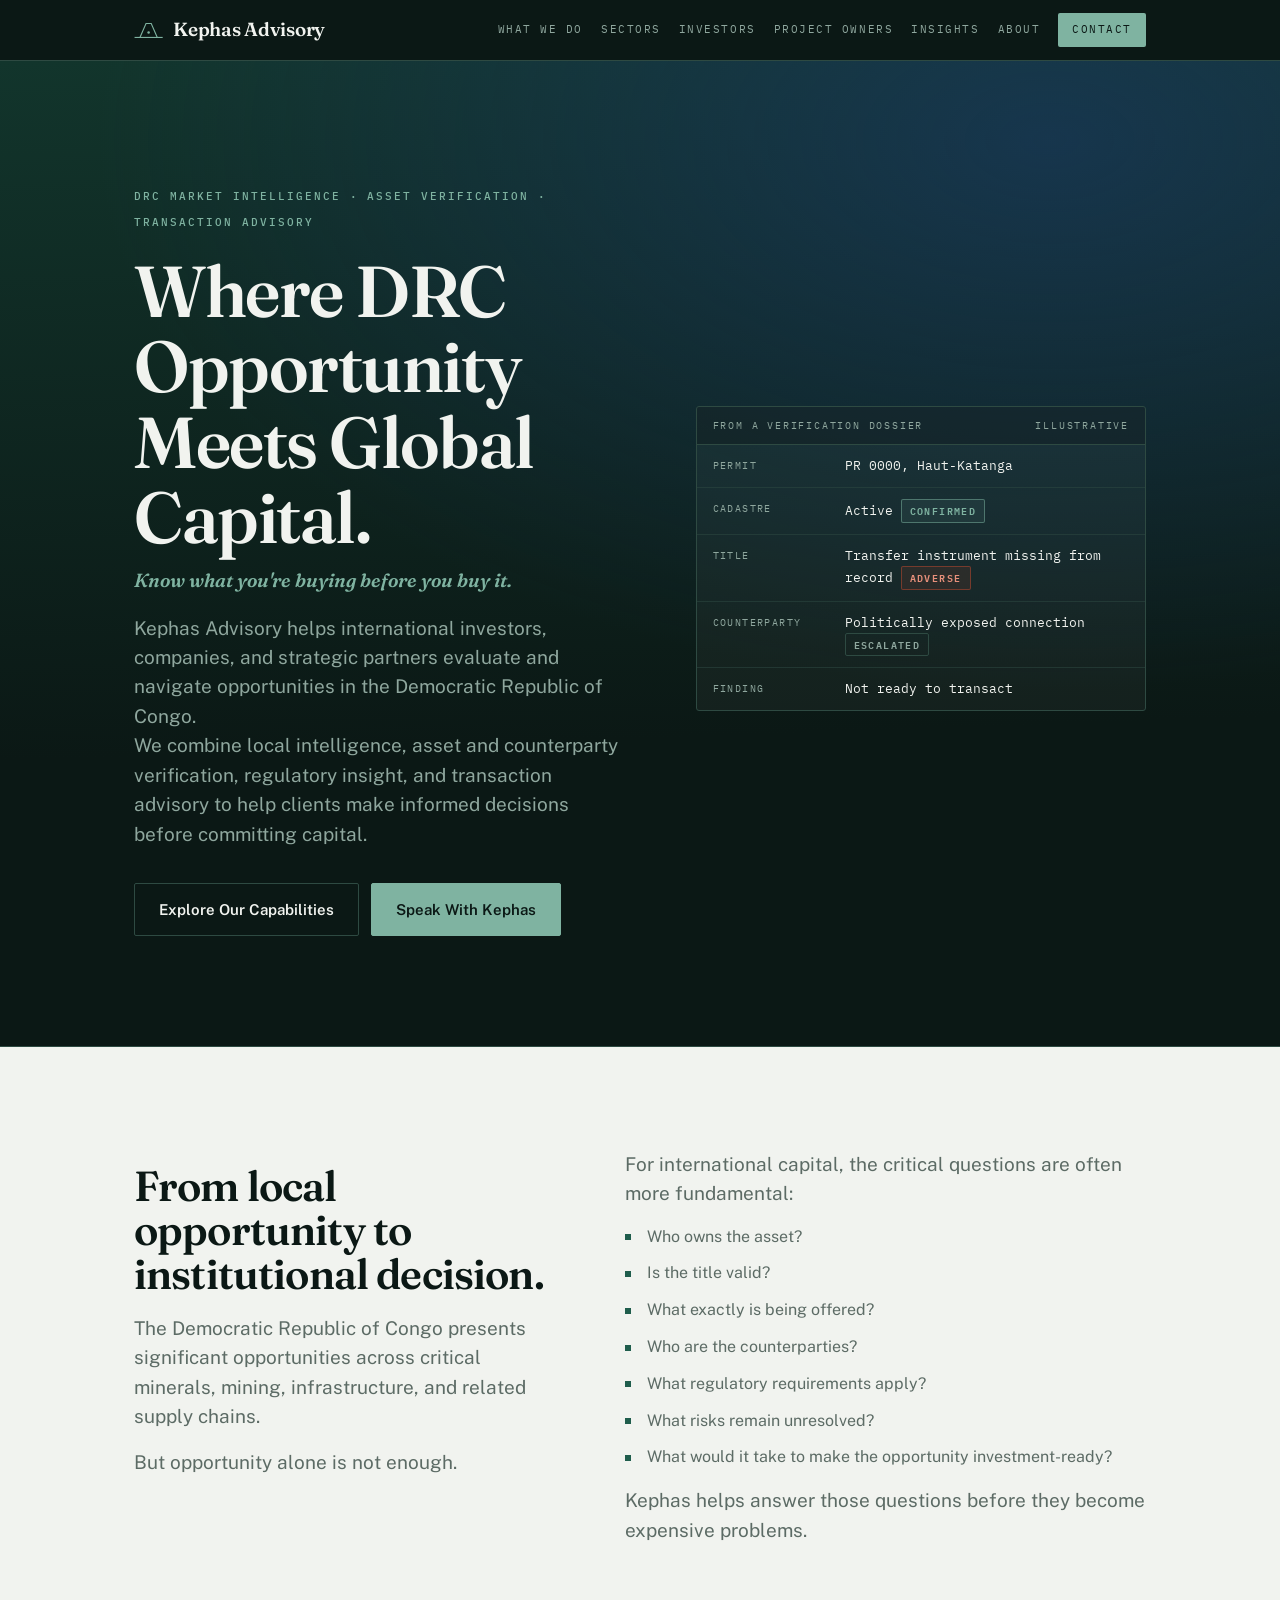
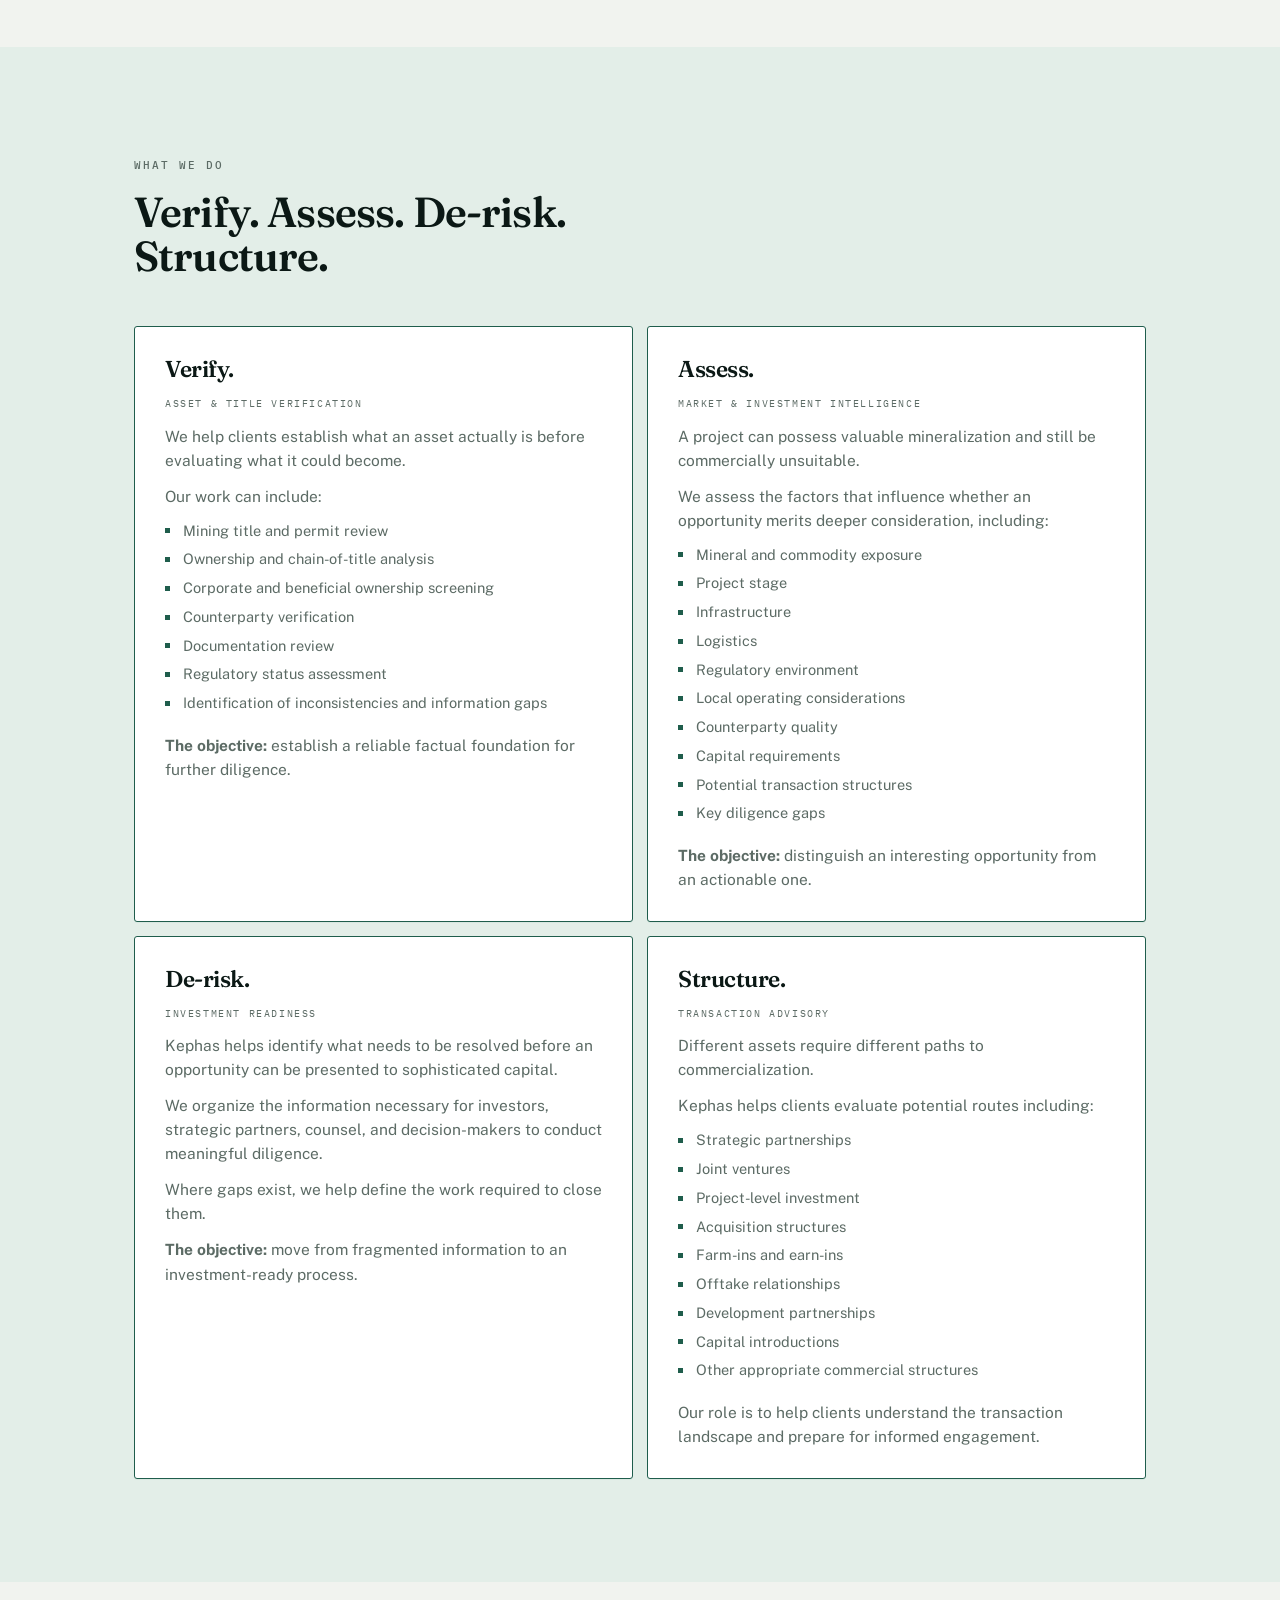
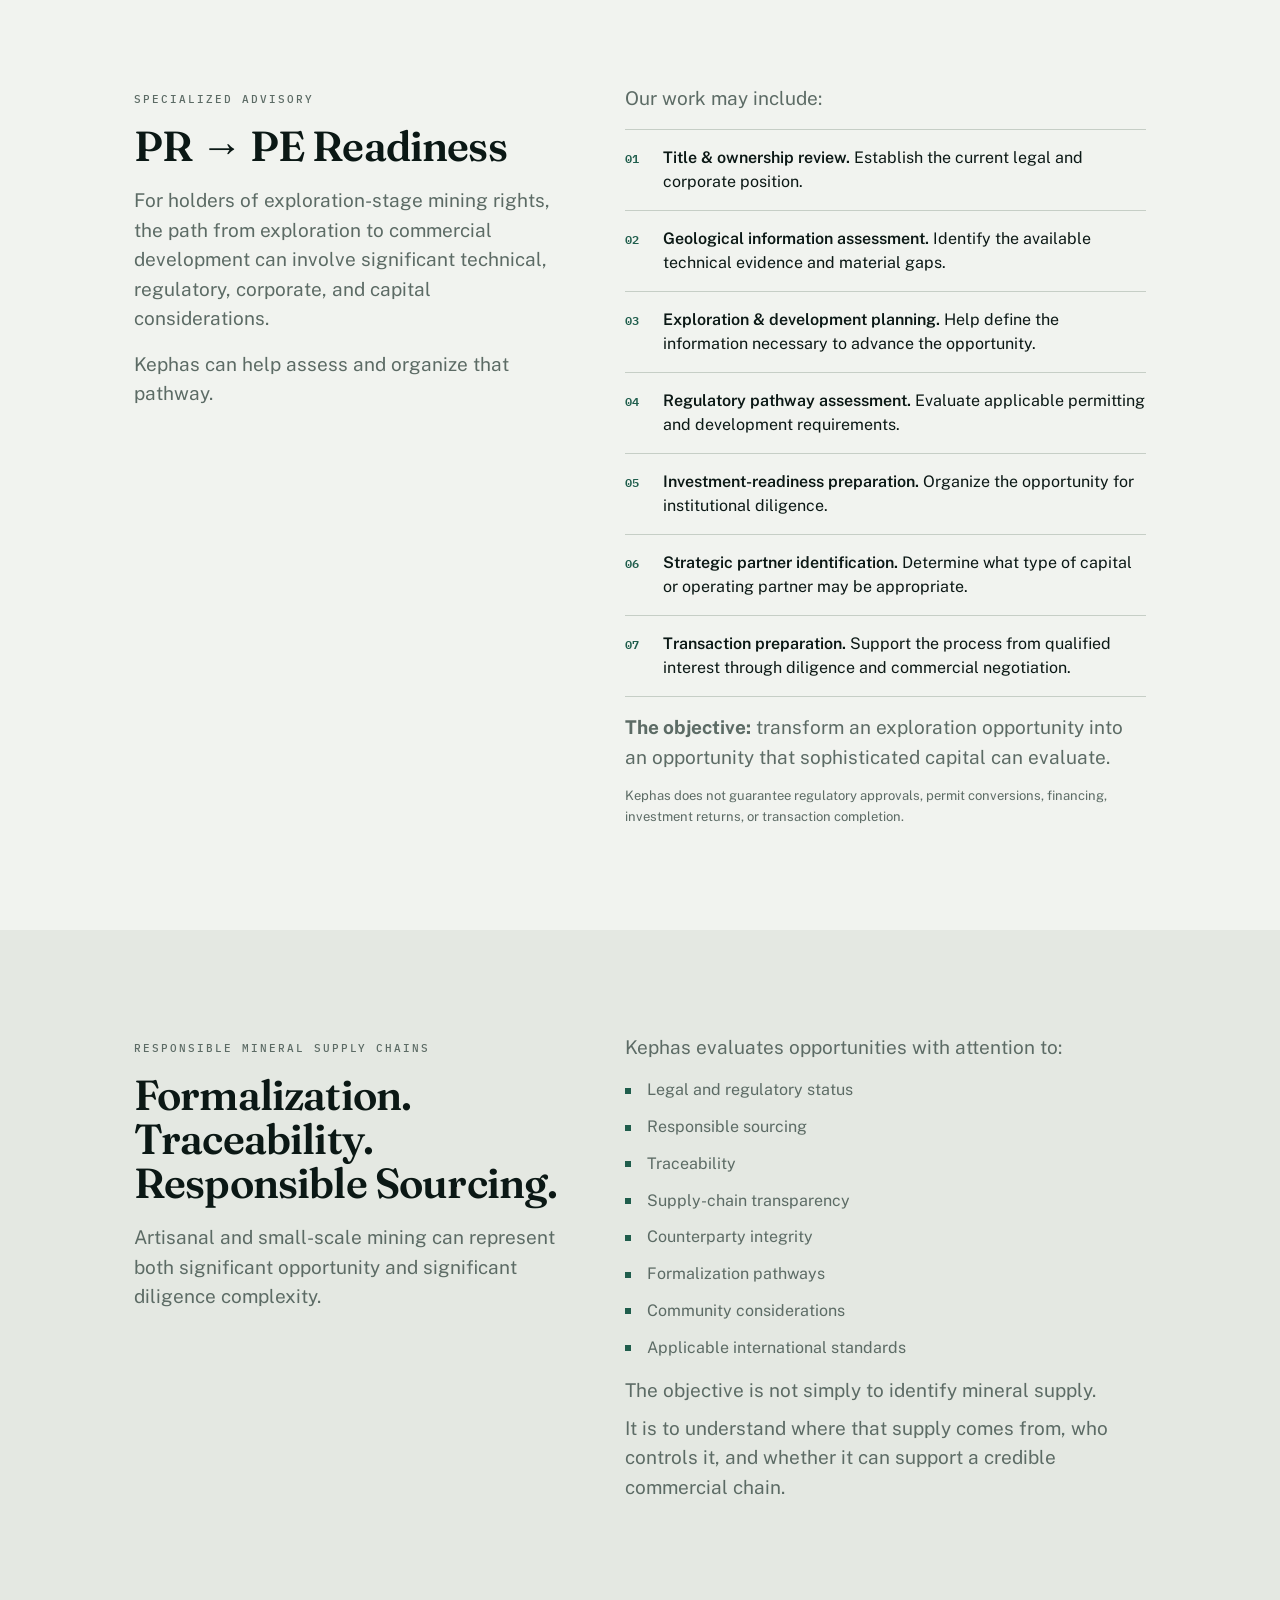
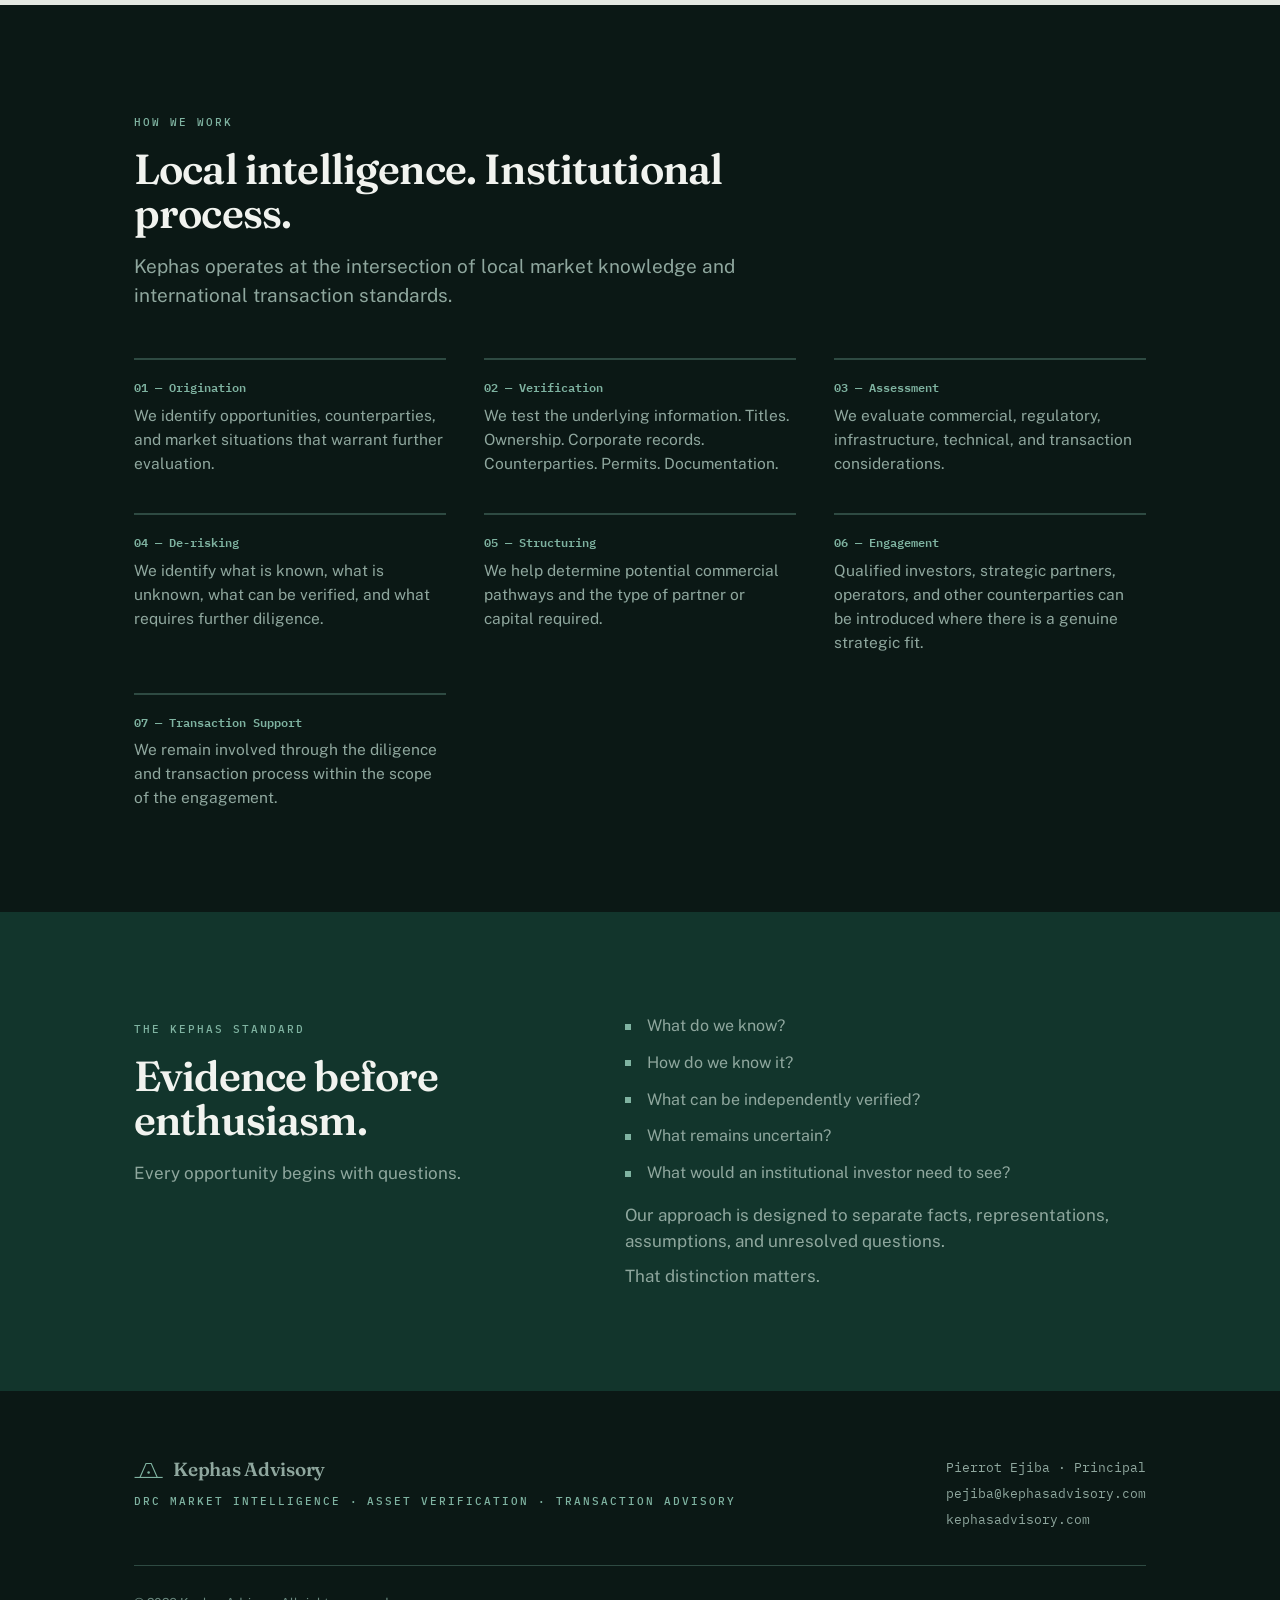
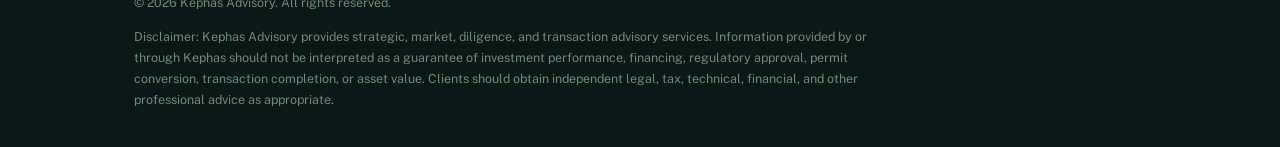
<file: index.html>
<!DOCTYPE html>
<html lang="en">
<head>
<meta charset="utf-8">
<meta name="viewport" content="width=device-width, initial-scale=1">
<link rel="icon" href="data:image/svg+xml,%3Csvg xmlns='http://www.w3.org/2000/svg' viewBox='-8 -8 178 96'%3E%3Crect x='-8' y='-8' width='178' height='96' fill='%230B1815'/%3E%3Cpath d='M 31 80 L 66 0 L 96 0 L 131 80' fill='none' stroke='%237FB3A1' stroke-width='8'/%3E%3Cline x1='0' y1='80' x2='162' y2='80' stroke='%237FB3A1' stroke-width='8'/%3E%3Ccircle cx='81' cy='52' r='9' fill='%237FB3A1'/%3E%3C/svg%3E">
<title>DRC Mining Transaction Readiness &amp; Due Diligence | Kephas Advisory</title>
<meta name="description" content="Kephas Advisory provides transaction-readiness, asset verification, and due diligence support for mining opportunities in the Democratic Republic of Congo, including PR-to-PE mining projects.">
<link rel="canonical" href="https://kephasadvisory.com/">
<meta name="robots" content="index, follow">
<meta property="og:type" content="website">
<meta property="og:site_name" content="Kephas Advisory">
<meta property="og:title" content="DRC Mining Transaction Readiness &amp; Due Diligence | Kephas Advisory">
<meta property="og:description" content="Kephas Advisory provides transaction-readiness, asset verification, and due diligence support for mining opportunities in the Democratic Republic of Congo, including PR-to-PE mining projects.">
<meta property="og:url" content="https://kephasadvisory.com/">
<meta property="og:image" content="https://kephasadvisory.com/og-image.png">
<meta property="og:image:width" content="1200">
<meta property="og:image:height" content="630">
<meta name="twitter:card" content="summary_large_image">
<meta name="twitter:title" content="DRC Mining Transaction Readiness &amp; Due Diligence | Kephas Advisory">
<meta name="twitter:description" content="Kephas Advisory provides transaction-readiness, asset verification, and due diligence support for mining opportunities in the Democratic Republic of Congo, including PR-to-PE mining projects.">
<meta name="twitter:image" content="https://kephasadvisory.com/og-image.png">
<link rel="preconnect" href="https://fonts.googleapis.com">
<link rel="preconnect" href="https://fonts.gstatic.com" crossorigin>
<link href="https://fonts.googleapis.com/css2?family=Fraunces:opsz,wght@9..144,400;9..144,600;9..144,700&family=Public+Sans:wght@400;500;600&family=IBM+Plex+Mono:wght@400;500;600&display=swap" rel="stylesheet">
<link rel="stylesheet" href="style.css">
<script type="application/ld+json">
{
  "@context": "https://schema.org",
  "@type": "Organization",
  "name": "Kephas Advisory",
  "url": "https://kephasadvisory.com/",
  "logo": "https://kephasadvisory.com/kephas-logo.png",
  "description": "Kephas Advisory provides transaction-readiness advisory, asset verification, and due diligence support for mining opportunities in the Democratic Republic of Congo.",
  "email": "mailto:pejiba@kephasadvisory.com"
}
</script>
</head>
<body>

<a class="skip" href="#work">Skip to content</a>

<header class="nav">
  <div class="wrap nav-in">
    <a class="mark" href="index.html"><svg class="glyph" viewBox="-3.2 -3.2 168.4 86.4" aria-hidden="true"><path d="M 31 80 L 66 0 L 96 0 L 131 80" fill="none" stroke="currentColor" stroke-width="6.4" stroke-linejoin="miter"/><line x1="0" y1="80" x2="162" y2="80" stroke="currentColor" stroke-width="6.4"/><circle cx="81" cy="52" r="7.2" fill="currentColor"/></svg><b>Kephas Advisory</b></a>
    <nav class="nav-links" aria-label="Primary">
      <a href="index.html#work">What We Do</a>
      <a href="sectors.html">Sectors</a>
      <a href="investors.html">Investors</a>
      <a href="project-owners.html">Project Owners</a>
      <a href="insights.html">Insights</a>
      <a href="about.html">About</a>
      <a class="cta-sm" href="contact.html">Contact</a>
      <details class="nav-menu">
        <summary aria-label="Open navigation menu"><svg viewBox="0 0 24 24" fill="none" stroke="currentColor" stroke-width="2" stroke-linecap="round" aria-hidden="true"><line x1="3" y1="7" x2="21" y2="7"/><line x1="3" y1="12" x2="21" y2="12"/><line x1="3" y1="17" x2="21" y2="17"/></svg></summary>
        <div class="nav-panel">
          <a href="index.html">Home</a>
          <a href="index.html#work">What We Do</a>
          <a href="sectors.html">Sectors</a>
          <a href="investors.html">Investors</a>
          <a href="project-owners.html">Project Owners</a>
          <a href="insights.html">Insights</a>
          <a href="about.html">About</a>
          <a href="contact.html">Contact</a>
        </div>
      </details>
    </nav>
  </div>
</header>

<!-- HERO -->
<div class="hero" id="top">
  <div class="wrap hero-grid">
    <div>
      <span class="eyebrow eyebrow-l">DRC Market Intelligence &middot; Asset Verification &middot; Transaction Advisory</span>
      <h1>Where DRC Opportunity Meets Global Capital.</h1>
      <p class="campaign-line">Know what you're buying before you buy it.</p>
      <p class="lede lede-l">Kephas Advisory helps international investors, companies, and strategic partners evaluate and navigate opportunities in the Democratic Republic of Congo.</p>
      <p class="lede lede-l">We combine local intelligence, asset and counterparty verification, regulatory insight, and transaction advisory to help clients make informed decisions before committing capital.</p>
      <div class="hero-actions">
        <a class="btn btn-ghost" href="#work">Explore Our Capabilities</a>
        <a class="btn btn-primary" href="mailto:pejiba@kephasadvisory.com">Speak With Kephas</a>
      </div>
    </div>

    <div class="record" aria-label="Example from a verification dossier">
      <div class="record-head">
        <span class="t">From a verification dossier</span>
        <span class="t">Illustrative</span>
      </div>
      <div class="row"><span class="k">Permit</span><span class="v">PR 0000, Haut-Katanga</span></div>
      <div class="row"><span class="k">Cadastre</span><span class="v">Active <span class="tok tok-ok">Confirmed</span></span></div>
      <div class="row"><span class="k">Title</span><span class="v">Transfer instrument missing from record <span class="tok tok-flag">Adverse</span></span></div>
      <div class="row"><span class="k">Counterparty</span><span class="v">Politically exposed connection <span class="tok tok-open">Escalated</span></span></div>
      <div class="row"><span class="k">Finding</span><span class="v">Not ready to transact</span></div>
    </div>
  </div>
</div>

<!-- FROM LOCAL OPPORTUNITY TO INSTITUTIONAL DECISION -->
<section>
  <div class="wrap split">
    <div>
      <h2>From local opportunity to institutional decision.</h2>
      <p class="lede">The Democratic Republic of Congo presents significant opportunities across critical minerals, mining, infrastructure, and related supply chains.</p>
      <p class="lede">But opportunity alone is not enough.</p>
    </div>
    <div>
      <p class="lede" style="margin-bottom:16px">For international capital, the critical questions are often more fundamental:</p>
      <ul class="dotlist">
        <li>Who owns the asset?</li>
        <li>Is the title valid?</li>
        <li>What exactly is being offered?</li>
        <li>Who are the counterparties?</li>
        <li>What regulatory requirements apply?</li>
        <li>What risks remain unresolved?</li>
        <li>What would it take to make the opportunity investment-ready?</li>
      </ul>
      <p class="lede" style="margin-top:16px">Kephas helps answer those questions before they become expensive problems.</p>
    </div>
  </div>
</section>

<!-- WHAT WE DO -->
<section class="mint" id="work">
  <div class="wrap">
    <div class="sec-head">
      <span class="eyebrow">What We Do</span>
      <h2>Verify. Assess. De-risk. Structure.</h2>
    </div>
    <div class="decks cols-2">
      <div class="deck">
        <h3>Verify.</h3>
        <span class="tier">Asset &amp; Title Verification</span>
        <p>We help clients establish what an asset actually is before evaluating what it could become.</p>
        <p>Our work can include:</p>
        <ul>
          <li>Mining title and permit review</li>
          <li>Ownership and chain-of-title analysis</li>
          <li>Corporate and beneficial ownership screening</li>
          <li>Counterparty verification</li>
          <li>Documentation review</li>
          <li>Regulatory status assessment</li>
          <li>Identification of inconsistencies and information gaps</li>
        </ul>
        <p><b>The objective:</b> establish a reliable factual foundation for further diligence.</p>
      </div>
      <div class="deck">
        <h3>Assess.</h3>
        <span class="tier">Market &amp; Investment Intelligence</span>
        <p>A project can possess valuable mineralization and still be commercially unsuitable.</p>
        <p>We assess the factors that influence whether an opportunity merits deeper consideration, including:</p>
        <ul>
          <li>Mineral and commodity exposure</li>
          <li>Project stage</li>
          <li>Infrastructure</li>
          <li>Logistics</li>
          <li>Regulatory environment</li>
          <li>Local operating considerations</li>
          <li>Counterparty quality</li>
          <li>Capital requirements</li>
          <li>Potential transaction structures</li>
          <li>Key diligence gaps</li>
        </ul>
        <p><b>The objective:</b> distinguish an interesting opportunity from an actionable one.</p>
      </div>
      <div class="deck">
        <h3>De-risk.</h3>
        <span class="tier">Investment Readiness</span>
        <p>Kephas helps identify what needs to be resolved before an opportunity can be presented to sophisticated capital.</p>
        <p>We organize the information necessary for investors, strategic partners, counsel, and decision-makers to conduct meaningful diligence.</p>
        <p>Where gaps exist, we help define the work required to close them.</p>
        <p><b>The objective:</b> move from fragmented information to an investment-ready process.</p>
      </div>
      <div class="deck">
        <h3>Structure.</h3>
        <span class="tier">Transaction Advisory</span>
        <p>Different assets require different paths to commercialization.</p>
        <p>Kephas helps clients evaluate potential routes including:</p>
        <ul>
          <li>Strategic partnerships</li>
          <li>Joint ventures</li>
          <li>Project-level investment</li>
          <li>Acquisition structures</li>
          <li>Farm-ins and earn-ins</li>
          <li>Offtake relationships</li>
          <li>Development partnerships</li>
          <li>Capital introductions</li>
          <li>Other appropriate commercial structures</li>
        </ul>
        <p>Our role is to help clients understand the transaction landscape and prepare for informed engagement.</p>
      </div>
    </div>
  </div>
</section>

<!-- SPECIALIZED ADVISORY: PR -> PE READINESS -->
<section>
  <div class="wrap split">
    <div>
      <span class="eyebrow">Specialized Advisory</span>
      <h2>PR &rarr; PE Readiness</h2>
      <p class="lede">For holders of exploration-stage mining rights, the path from exploration to commercial development can involve significant technical, regulatory, corporate, and capital considerations.</p>
      <p class="lede" style="margin-top:16px">Kephas can help assess and organize that pathway.</p>
    </div>
    <div>
      <p class="lede" style="margin-bottom:16px">Our work may include:</p>
      <ul class="plain">
        <li><span class="m">01</span><span><b>Title &amp; ownership review.</b> Establish the current legal and corporate position.</span></li>
        <li><span class="m">02</span><span><b>Geological information assessment.</b> Identify the available technical evidence and material gaps.</span></li>
        <li><span class="m">03</span><span><b>Exploration &amp; development planning.</b> Help define the information necessary to advance the opportunity.</span></li>
        <li><span class="m">04</span><span><b>Regulatory pathway assessment.</b> Evaluate applicable permitting and development requirements.</span></li>
        <li><span class="m">05</span><span><b>Investment-readiness preparation.</b> Organize the opportunity for institutional diligence.</span></li>
        <li><span class="m">06</span><span><b>Strategic partner identification.</b> Determine what type of capital or operating partner may be appropriate.</span></li>
        <li><span class="m">07</span><span><b>Transaction preparation.</b> Support the process from qualified interest through diligence and commercial negotiation.</span></li>
      </ul>
      <p class="lede" style="margin-top:16px"><b>The objective:</b> transform an exploration opportunity into an opportunity that sophisticated capital can evaluate.</p>
      <p class="fine-print">Kephas does not guarantee regulatory approvals, permit conversions, financing, investment returns, or transaction completion.</p>
    </div>
  </div>
</section>

<!-- RESPONSIBLE MINERAL SUPPLY CHAINS -->
<section class="paper-2">
  <div class="wrap split">
    <div>
      <span class="eyebrow">Responsible Mineral Supply Chains</span>
      <h2>Formalization. Traceability. Responsible Sourcing.</h2>
      <p class="lede">Artisanal and small-scale mining can represent both significant opportunity and significant diligence complexity.</p>
    </div>
    <div>
      <p class="lede" style="margin-bottom:16px">Kephas evaluates opportunities with attention to:</p>
      <ul class="dotlist">
        <li>Legal and regulatory status</li>
        <li>Responsible sourcing</li>
        <li>Traceability</li>
        <li>Supply-chain transparency</li>
        <li>Counterparty integrity</li>
        <li>Formalization pathways</li>
        <li>Community considerations</li>
        <li>Applicable international standards</li>
      </ul>
      <p class="lede" style="margin-top:16px">The objective is not simply to identify mineral supply.</p>
      <p class="lede" style="margin-top:8px">It is to understand where that supply comes from, who controls it, and whether it can support a credible commercial chain.</p>
    </div>
  </div>
</section>

<!-- HOW WE WORK -->
<section class="strip" id="how">
  <div class="wrap">
    <div class="sec-head">
      <span class="eyebrow eyebrow-l">How We Work</span>
      <h2>Local intelligence. Institutional process.</h2>
      <p class="lede">Kephas operates at the intersection of local market knowledge and international transaction standards.</p>
    </div>
    <div class="threes">
      <div class="three">
        <span class="m">01 &mdash; Origination</span>
        <p>We identify opportunities, counterparties, and market situations that warrant further evaluation.</p>
      </div>
      <div class="three">
        <span class="m">02 &mdash; Verification</span>
        <p>We test the underlying information. Titles. Ownership. Corporate records. Counterparties. Permits. Documentation.</p>
      </div>
      <div class="three">
        <span class="m">03 &mdash; Assessment</span>
        <p>We evaluate commercial, regulatory, infrastructure, technical, and transaction considerations.</p>
      </div>
      <div class="three">
        <span class="m">04 &mdash; De-risking</span>
        <p>We identify what is known, what is unknown, what can be verified, and what requires further diligence.</p>
      </div>
      <div class="three">
        <span class="m">05 &mdash; Structuring</span>
        <p>We help determine potential commercial pathways and the type of partner or capital required.</p>
      </div>
      <div class="three">
        <span class="m">06 &mdash; Engagement</span>
        <p>Qualified investors, strategic partners, operators, and other counterparties can be introduced where there is a genuine strategic fit.</p>
      </div>
      <div class="three">
        <span class="m">07 &mdash; Transaction Support</span>
        <p>We remain involved through the diligence and transaction process within the scope of the engagement.</p>
      </div>
    </div>
  </div>
</section>

<!-- THE KEPHAS STANDARD -->
<section class="cta-band">
  <div class="wrap split">
    <div>
      <span class="eyebrow eyebrow-l">The Kephas Standard</span>
      <h2>Evidence before enthusiasm.</h2>
      <p class="lede lede-l">Every opportunity begins with questions.</p>
    </div>
    <div>
      <ul class="dotlist dotlist-l">
        <li>What do we know?</li>
        <li>How do we know it?</li>
        <li>What can be independently verified?</li>
        <li>What remains uncertain?</li>
        <li>What would an institutional investor need to see?</li>
      </ul>
      <p class="lede lede-l" style="margin-top:16px">Our approach is designed to separate facts, representations, assumptions, and unresolved questions.</p>
      <p class="lede lede-l" style="margin-top:8px">That distinction matters.</p>
    </div>
  </div>
</section>

<footer>
  <div class="wrap">
    <div class="foot-grid">
      <div>
        <a class="mark" href="index.html"><svg class="glyph" viewBox="-3.2 -3.2 168.4 86.4" aria-hidden="true"><path d="M 31 80 L 66 0 L 96 0 L 131 80" fill="none" stroke="currentColor" stroke-width="6.4" stroke-linejoin="miter"/><line x1="0" y1="80" x2="162" y2="80" stroke="currentColor" stroke-width="6.4"/><circle cx="81" cy="52" r="7.2" fill="currentColor"/></svg><b>Kephas Advisory</b></a>
        <p class="eyebrow eyebrow-l" style="margin-top:8px">DRC Market Intelligence &middot; Asset Verification &middot; Transaction Advisory</p>
      </div>
      <div class="foot-contact">
        Pierrot Ejiba · Principal<br>
        <a href="mailto:pejiba@kephasadvisory.com">pejiba@kephasadvisory.com</a><br>
        kephasadvisory.com
      </div>
    </div>
    <div class="legal">
      <p>© <span id="yr">2026</span> Kephas Advisory. All rights reserved.</p>
      <p>Disclaimer: Kephas Advisory provides strategic, market, diligence, and transaction advisory services. Information provided by or through Kephas should not be interpreted as a guarantee of investment performance, financing, regulatory approval, permit conversion, transaction completion, or asset value. Clients should obtain independent legal, tax, technical, financial, and other professional advice as appropriate.</p>
    </div>
  </div>
</footer>

<script>document.getElementById('yr').textContent=new Date().getFullYear();</script>
</body>
</html>
</file>
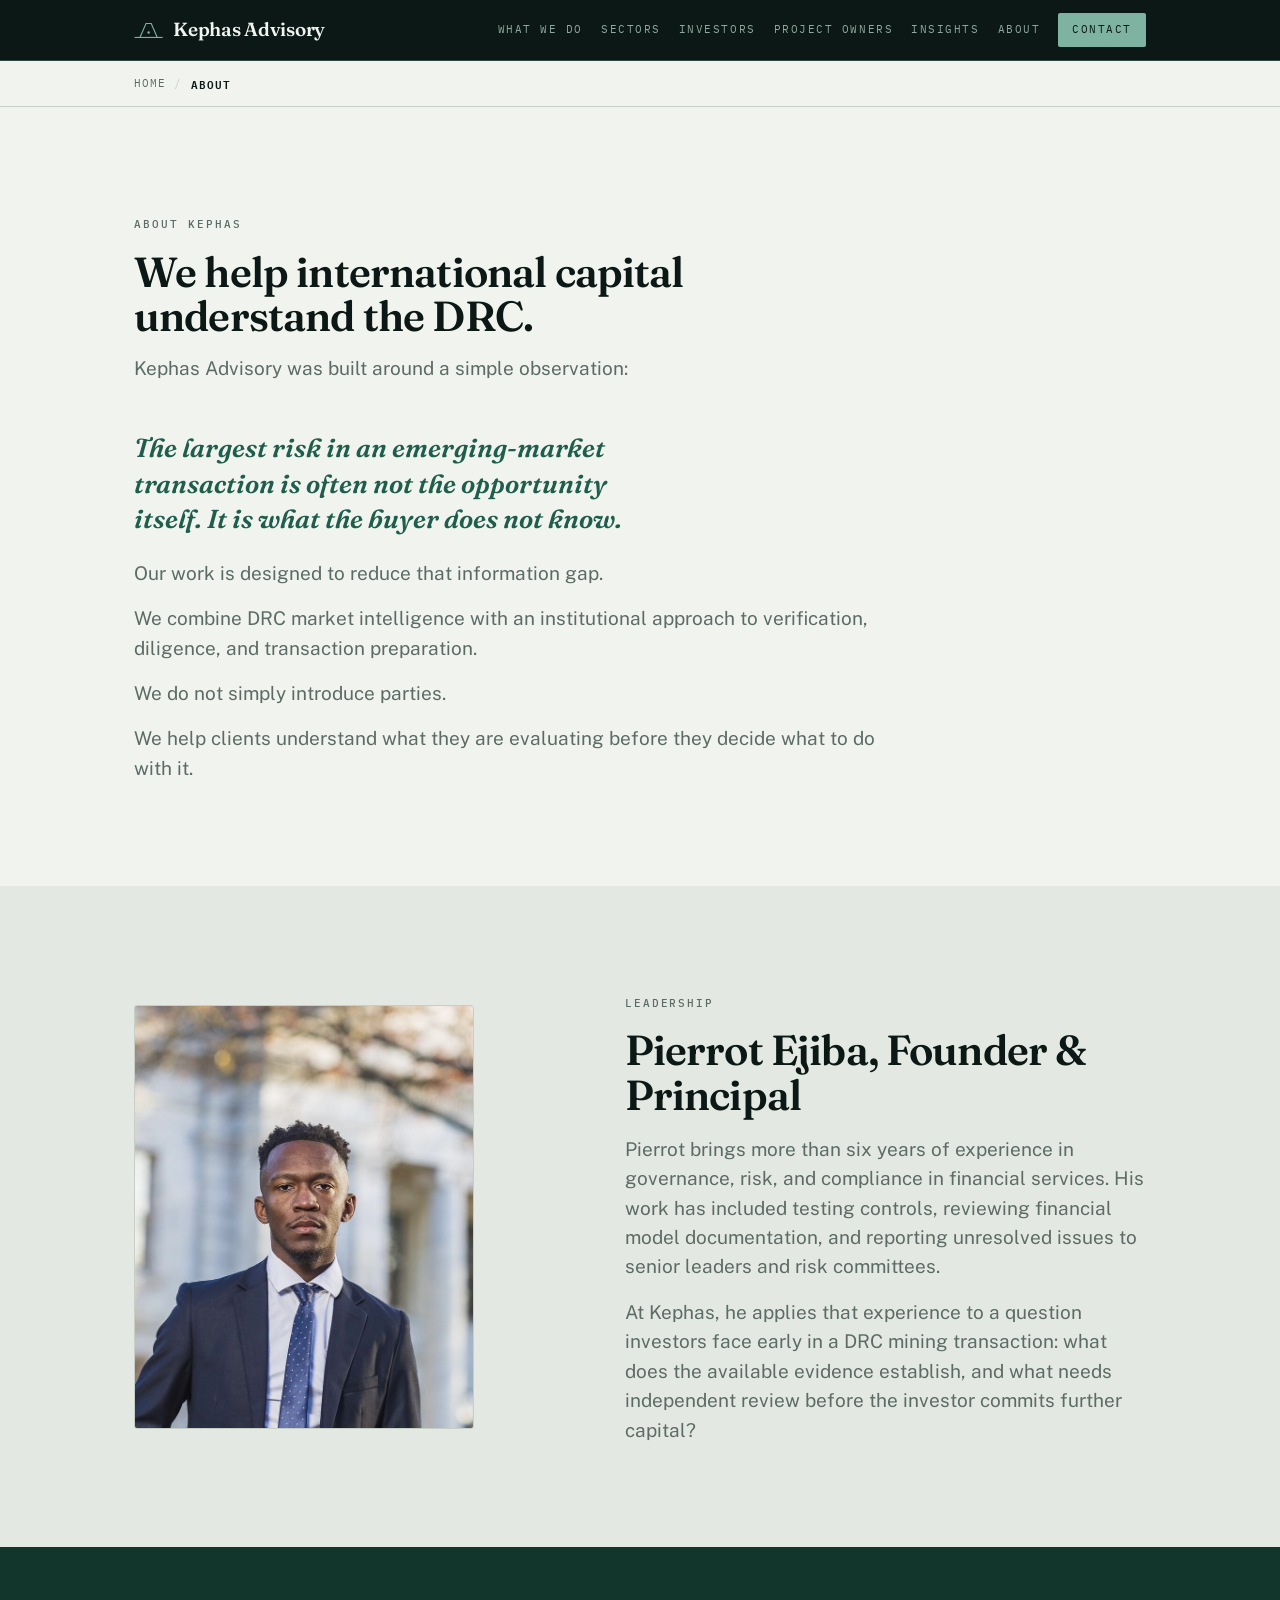
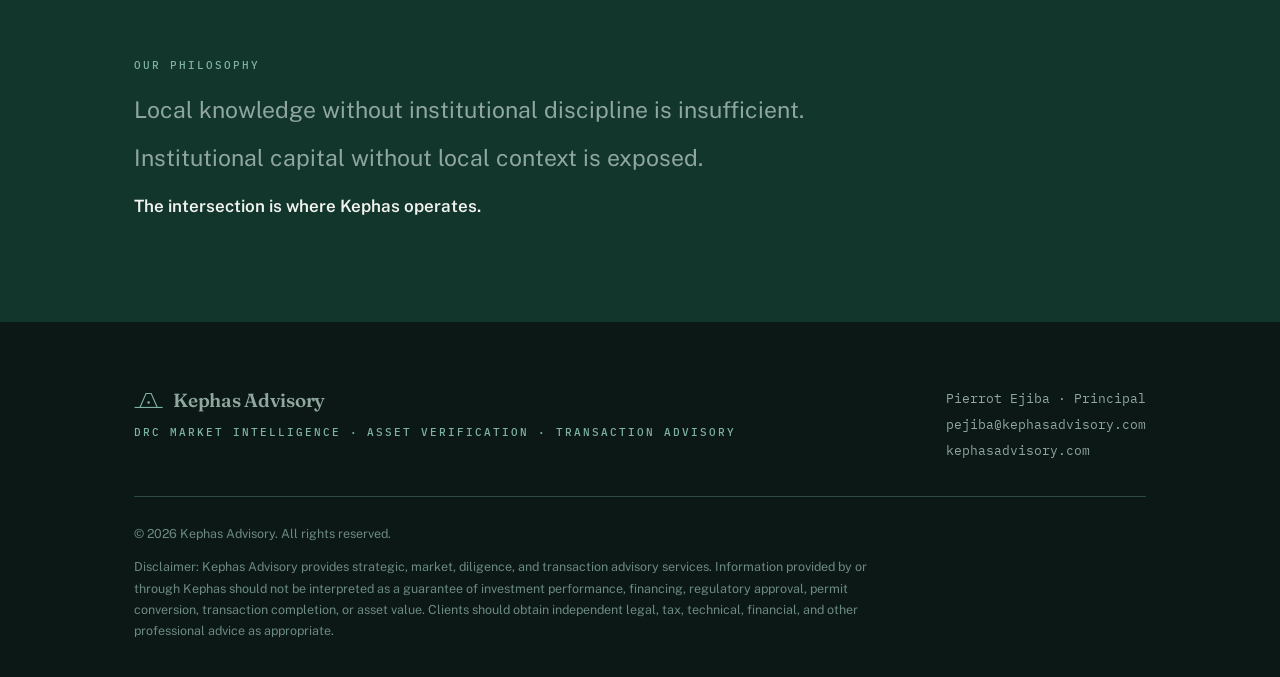
<file: about.html>
<!DOCTYPE html>
<html lang="en">
<head>
<meta charset="utf-8">
<meta name="viewport" content="width=device-width, initial-scale=1">
<link rel="icon" href="data:image/svg+xml,%3Csvg xmlns='http://www.w3.org/2000/svg' viewBox='-8 -8 178 96'%3E%3Crect x='-8' y='-8' width='178' height='96' fill='%230B1815'/%3E%3Cpath d='M 31 80 L 66 0 L 96 0 L 131 80' fill='none' stroke='%237FB3A1' stroke-width='8'/%3E%3Cline x1='0' y1='80' x2='162' y2='80' stroke='%237FB3A1' stroke-width='8'/%3E%3Ccircle cx='81' cy='52' r='9' fill='%237FB3A1'/%3E%3C/svg%3E">
<title>About Kephas Advisory | DRC Mining Transaction Advisory</title>
<meta name="description" content="Kephas Advisory combines DRC market intelligence with an institutional approach to verification, diligence, and transaction preparation.">
<link rel="canonical" href="https://kephasadvisory.com/about.html">
<meta name="robots" content="index, follow">
<meta property="og:type" content="website">
<meta property="og:site_name" content="Kephas Advisory">
<meta property="og:title" content="About Kephas Advisory | DRC Mining Transaction Advisory">
<meta property="og:description" content="Kephas Advisory combines DRC market intelligence with an institutional approach to verification, diligence, and transaction preparation.">
<meta property="og:url" content="https://kephasadvisory.com/about.html">
<meta property="og:image" content="https://kephasadvisory.com/og-image.png">
<meta property="og:image:width" content="1200">
<meta property="og:image:height" content="630">
<meta name="twitter:card" content="summary_large_image">
<meta name="twitter:title" content="About Kephas Advisory | DRC Mining Transaction Advisory">
<meta name="twitter:description" content="Kephas Advisory combines DRC market intelligence with an institutional approach to verification, diligence, and transaction preparation.">
<meta name="twitter:image" content="https://kephasadvisory.com/og-image.png">
<link rel="preconnect" href="https://fonts.googleapis.com">
<link rel="preconnect" href="https://fonts.gstatic.com" crossorigin>
<link href="https://fonts.googleapis.com/css2?family=Fraunces:opsz,wght@9..144,400;9..144,600;9..144,700&family=Public+Sans:wght@400;500;600&family=IBM+Plex+Mono:wght@400;500;600&display=swap" rel="stylesheet">
<link rel="stylesheet" href="style.css">
<script type="application/ld+json">
{
  "@context": "https://schema.org",
  "@type": "Organization",
  "name": "Kephas Advisory",
  "url": "https://kephasadvisory.com/",
  "logo": "https://kephasadvisory.com/kephas-logo.png",
  "description": "Kephas Advisory provides transaction-readiness advisory, asset verification, and due diligence support for mining opportunities in the Democratic Republic of Congo.",
  "email": "mailto:pejiba@kephasadvisory.com"
}
</script>
<script type="application/ld+json">
{
  "@context": "https://schema.org",
  "@type": "BreadcrumbList",
  "itemListElement": [
    {
      "@type": "ListItem",
      "position": 1,
      "name": "Home",
      "item": "https://kephasadvisory.com/"
    },
    {
      "@type": "ListItem",
      "position": 2,
      "name": "About",
      "item": "https://kephasadvisory.com/about.html"
    }
  ]
}
</script>
</head>
<body>

<a class="skip" href="#about">Skip to content</a>

<header class="nav">
  <div class="wrap nav-in">
    <a class="mark" href="index.html"><svg class="glyph" viewBox="-3.2 -3.2 168.4 86.4" aria-hidden="true"><path d="M 31 80 L 66 0 L 96 0 L 131 80" fill="none" stroke="currentColor" stroke-width="6.4" stroke-linejoin="miter"/><line x1="0" y1="80" x2="162" y2="80" stroke="currentColor" stroke-width="6.4"/><circle cx="81" cy="52" r="7.2" fill="currentColor"/></svg><b>Kephas Advisory</b></a>
    <nav class="nav-links" aria-label="Primary">
      <a href="index.html#work">What We Do</a>
      <a href="sectors.html">Sectors</a>
      <a href="investors.html">Investors</a>
      <a href="project-owners.html">Project Owners</a>
      <a href="insights.html">Insights</a>
      <a href="about.html">About</a>
      <a class="cta-sm" href="contact.html">Contact</a>
      <details class="nav-menu">
        <summary aria-label="Open navigation menu"><svg viewBox="0 0 24 24" fill="none" stroke="currentColor" stroke-width="2" stroke-linecap="round" aria-hidden="true"><line x1="3" y1="7" x2="21" y2="7"/><line x1="3" y1="12" x2="21" y2="12"/><line x1="3" y1="17" x2="21" y2="17"/></svg></summary>
        <div class="nav-panel">
          <a href="index.html">Home</a>
          <a href="index.html#work">What We Do</a>
          <a href="sectors.html">Sectors</a>
          <a href="investors.html">Investors</a>
          <a href="project-owners.html">Project Owners</a>
          <a href="insights.html">Insights</a>
          <a href="about.html">About</a>
          <a href="contact.html">Contact</a>
        </div>
      </details>
    </nav>
  </div>
</header>

<nav class="breadcrumb" aria-label="Breadcrumb">
  <div class="wrap">
    <ol>
      <li><a href="index.html">Home</a></li>
      <li aria-current="page">About</li>
    </ol>
  </div>
</nav>

<!-- ABOUT KEPHAS -->
<section id="about">
  <div class="wrap">
    <div class="sec-head">
      <span class="eyebrow">About Kephas</span>
      <h1>We help international capital understand the DRC.</h1>
      <p class="lede">Kephas Advisory was built around a simple observation:</p>
    </div>
    <p class="pull-quote">The largest risk in an emerging-market transaction is often not the opportunity itself. It is what the buyer does not know.</p>
    <p class="lede" style="max-width:62ch;margin-top:22px">Our work is designed to reduce that information gap.</p>
    <p class="lede" style="max-width:62ch;margin-top:16px">We combine DRC market intelligence with an institutional approach to verification, diligence, and transaction preparation.</p>
    <p class="lede" style="max-width:62ch;margin-top:16px">We do not simply introduce parties.</p>
    <p class="lede" style="max-width:62ch;margin-top:16px">We help clients understand what they are evaluating before they decide what to do with it.</p>
  </div>
</section>

<!-- LEADERSHIP -->
<section class="paper-2">
  <div class="wrap">
    <div class="split" style="align-items:center">
      <div>
        <img src="pierrot-ejiba.jpg" width="360" height="450" alt="Pierrot Ejiba, Founder and Principal of Kephas Advisory" loading="lazy" style="display:block;width:100%;max-width:340px;height:auto;border:1px solid var(--rule);border-radius:3px">
      </div>
      <div>
        <span class="eyebrow">Leadership</span>
        <h2>Pierrot Ejiba, Founder &amp; Principal</h2>
        <p class="lede">Pierrot brings more than six years of experience in governance, risk, and compliance in financial services. His work has included testing controls, reviewing financial model documentation, and reporting unresolved issues to senior leaders and risk committees.</p>
        <p class="lede" style="margin-top:16px">At Kephas, he applies that experience to a question investors face early in a DRC mining transaction: what does the available evidence establish, and what needs independent review before the investor commits further capital?</p>
      </div>
    </div>
  </div>
</section>

<!-- OUR PHILOSOPHY -->
<section class="cta-band">
  <div class="wrap">
    <span class="eyebrow eyebrow-l">Our Philosophy</span>
    <p class="lede lede-l" style="margin-top:16px;font-size:clamp(19px,2vw,23px)">Local knowledge without institutional discipline is insufficient.</p>
    <p class="lede lede-l" style="margin-top:12px;font-size:clamp(19px,2vw,23px)">Institutional capital without local context is exposed.</p>
    <p class="lede lede-l" style="margin-top:18px;font-weight:600;color:var(--paper)">The intersection is where Kephas operates.</p>
  </div>
</section>

<footer>
  <div class="wrap">
    <div class="foot-grid">
      <div>
        <a class="mark" href="index.html"><svg class="glyph" viewBox="-3.2 -3.2 168.4 86.4" aria-hidden="true"><path d="M 31 80 L 66 0 L 96 0 L 131 80" fill="none" stroke="currentColor" stroke-width="6.4" stroke-linejoin="miter"/><line x1="0" y1="80" x2="162" y2="80" stroke="currentColor" stroke-width="6.4"/><circle cx="81" cy="52" r="7.2" fill="currentColor"/></svg><b>Kephas Advisory</b></a>
        <p class="eyebrow eyebrow-l" style="margin-top:8px">DRC Market Intelligence &middot; Asset Verification &middot; Transaction Advisory</p>
      </div>
      <div class="foot-contact">
        Pierrot Ejiba · Principal<br>
        <a href="mailto:pejiba@kephasadvisory.com">pejiba@kephasadvisory.com</a><br>
        kephasadvisory.com
      </div>
    </div>
    <div class="legal">
      <p>© <span id="yr">2026</span> Kephas Advisory. All rights reserved.</p>
      <p>Disclaimer: Kephas Advisory provides strategic, market, diligence, and transaction advisory services. Information provided by or through Kephas should not be interpreted as a guarantee of investment performance, financing, regulatory approval, permit conversion, transaction completion, or asset value. Clients should obtain independent legal, tax, technical, financial, and other professional advice as appropriate.</p>
    </div>
  </div>
</footer>

<script>document.getElementById('yr').textContent=new Date().getFullYear();</script>
</body>
</html>
</file>
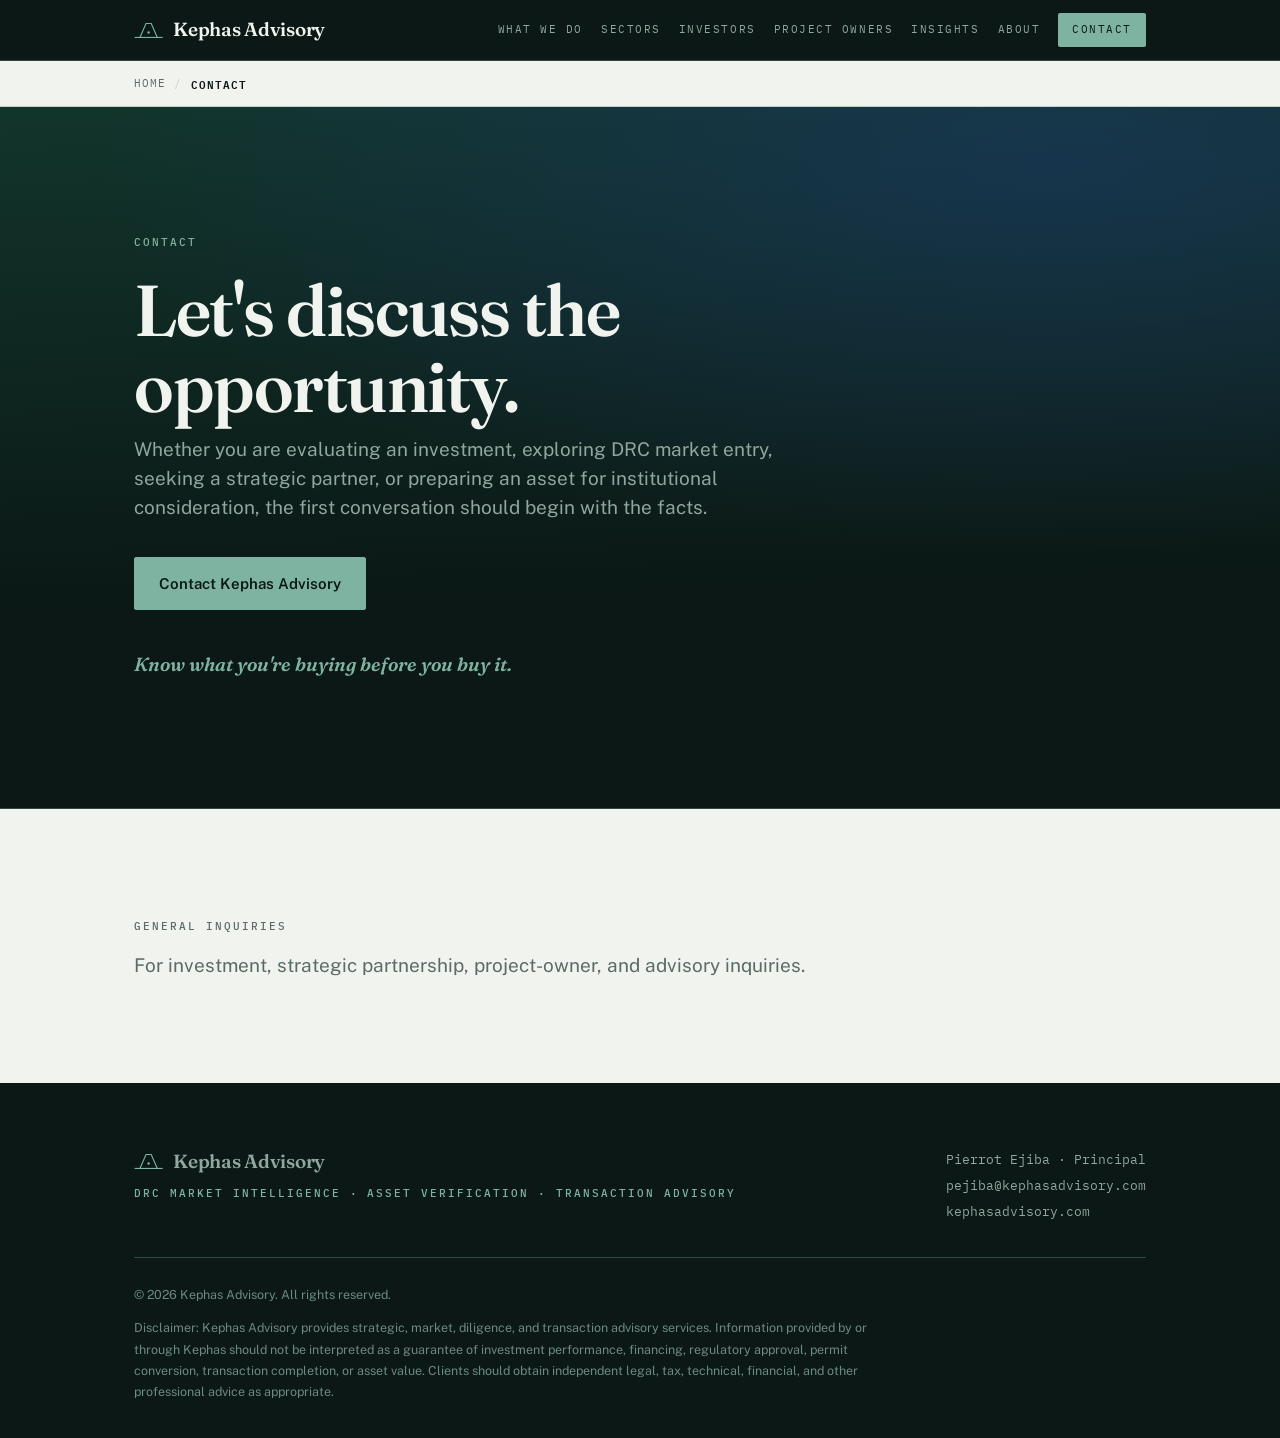
<file: contact.html>
<!DOCTYPE html>
<html lang="en">
<head>
<meta charset="utf-8">
<meta name="viewport" content="width=device-width, initial-scale=1">
<link rel="icon" href="data:image/svg+xml,%3Csvg xmlns='http://www.w3.org/2000/svg' viewBox='-8 -8 178 96'%3E%3Crect x='-8' y='-8' width='178' height='96' fill='%230B1815'/%3E%3Cpath d='M 31 80 L 66 0 L 96 0 L 131 80' fill='none' stroke='%237FB3A1' stroke-width='8'/%3E%3Cline x1='0' y1='80' x2='162' y2='80' stroke='%237FB3A1' stroke-width='8'/%3E%3Ccircle cx='81' cy='52' r='9' fill='%237FB3A1'/%3E%3C/svg%3E">
<title>Contact Kephas Advisory | Request a DRC Mining Assessment</title>
<meta name="description" content="Contact Kephas Advisory to discuss an investment, DRC market entry, strategic partnership, or an opportunity for institutional consideration.">
<link rel="canonical" href="https://kephasadvisory.com/contact.html">
<meta name="robots" content="index, follow">
<meta property="og:type" content="website">
<meta property="og:site_name" content="Kephas Advisory">
<meta property="og:title" content="Contact Kephas Advisory | Request a DRC Mining Assessment">
<meta property="og:description" content="Contact Kephas Advisory to discuss an investment, DRC market entry, strategic partnership, or an opportunity for institutional consideration.">
<meta property="og:url" content="https://kephasadvisory.com/contact.html">
<meta property="og:image" content="https://kephasadvisory.com/og-image.png">
<meta property="og:image:width" content="1200">
<meta property="og:image:height" content="630">
<meta name="twitter:card" content="summary_large_image">
<meta name="twitter:title" content="Contact Kephas Advisory | Request a DRC Mining Assessment">
<meta name="twitter:description" content="Contact Kephas Advisory to discuss an investment, DRC market entry, strategic partnership, or an opportunity for institutional consideration.">
<meta name="twitter:image" content="https://kephasadvisory.com/og-image.png">
<link rel="preconnect" href="https://fonts.googleapis.com">
<link rel="preconnect" href="https://fonts.gstatic.com" crossorigin>
<link href="https://fonts.googleapis.com/css2?family=Fraunces:opsz,wght@9..144,400;9..144,600;9..144,700&family=Public+Sans:wght@400;500;600&family=IBM+Plex+Mono:wght@400;500;600&display=swap" rel="stylesheet">
<link rel="stylesheet" href="style.css">
<script type="application/ld+json">
{
  "@context": "https://schema.org",
  "@type": "BreadcrumbList",
  "itemListElement": [
    {
      "@type": "ListItem",
      "position": 1,
      "name": "Home",
      "item": "https://kephasadvisory.com/"
    },
    {
      "@type": "ListItem",
      "position": 2,
      "name": "Contact",
      "item": "https://kephasadvisory.com/contact.html"
    }
  ]
}
</script>
</head>
<body>

<a class="skip" href="#contact">Skip to content</a>

<header class="nav">
  <div class="wrap nav-in">
    <a class="mark" href="index.html"><svg class="glyph" viewBox="-3.2 -3.2 168.4 86.4" aria-hidden="true"><path d="M 31 80 L 66 0 L 96 0 L 131 80" fill="none" stroke="currentColor" stroke-width="6.4" stroke-linejoin="miter"/><line x1="0" y1="80" x2="162" y2="80" stroke="currentColor" stroke-width="6.4"/><circle cx="81" cy="52" r="7.2" fill="currentColor"/></svg><b>Kephas Advisory</b></a>
    <nav class="nav-links" aria-label="Primary">
      <a href="index.html#work">What We Do</a>
      <a href="sectors.html">Sectors</a>
      <a href="investors.html">Investors</a>
      <a href="project-owners.html">Project Owners</a>
      <a href="insights.html">Insights</a>
      <a href="about.html">About</a>
      <a class="cta-sm" href="contact.html">Contact</a>
      <details class="nav-menu">
        <summary aria-label="Open navigation menu"><svg viewBox="0 0 24 24" fill="none" stroke="currentColor" stroke-width="2" stroke-linecap="round" aria-hidden="true"><line x1="3" y1="7" x2="21" y2="7"/><line x1="3" y1="12" x2="21" y2="12"/><line x1="3" y1="17" x2="21" y2="17"/></svg></summary>
        <div class="nav-panel">
          <a href="index.html">Home</a>
          <a href="index.html#work">What We Do</a>
          <a href="sectors.html">Sectors</a>
          <a href="investors.html">Investors</a>
          <a href="project-owners.html">Project Owners</a>
          <a href="insights.html">Insights</a>
          <a href="about.html">About</a>
          <a href="contact.html">Contact</a>
        </div>
      </details>
    </nav>
  </div>
</header>

<nav class="breadcrumb" aria-label="Breadcrumb">
  <div class="wrap">
    <ol>
      <li><a href="index.html">Home</a></li>
      <li aria-current="page">Contact</li>
    </ol>
  </div>
</nav>

<!-- CONTACT -->
<div class="hero" id="contact">
  <div class="wrap">
    <span class="eyebrow eyebrow-l">Contact</span>
    <h1 style="max-width:18ch">Let's discuss the opportunity.</h1>
    <p class="lede lede-l" style="max-width:58ch">Whether you are evaluating an investment, exploring DRC market entry, seeking a strategic partner, or preparing an asset for institutional consideration, the first conversation should begin with the facts.</p>
    <div class="hero-actions">
      <a class="btn btn-primary" href="mailto:pejiba@kephasadvisory.com">Contact Kephas Advisory</a>
    </div>
    <p class="campaign-line" style="margin-top:40px">Know what you're buying before you buy it.</p>
  </div>
</div>

<!-- GENERAL INQUIRIES -->
<section>
  <div class="wrap">
    <span class="eyebrow">General Inquiries</span>
    <p class="lede" style="margin-top:14px;max-width:58ch">For investment, strategic partnership, project-owner, and advisory inquiries.</p>
  </div>
</section>

<footer>
  <div class="wrap">
    <div class="foot-grid">
      <div>
        <a class="mark" href="index.html"><svg class="glyph" viewBox="-3.2 -3.2 168.4 86.4" aria-hidden="true"><path d="M 31 80 L 66 0 L 96 0 L 131 80" fill="none" stroke="currentColor" stroke-width="6.4" stroke-linejoin="miter"/><line x1="0" y1="80" x2="162" y2="80" stroke="currentColor" stroke-width="6.4"/><circle cx="81" cy="52" r="7.2" fill="currentColor"/></svg><b>Kephas Advisory</b></a>
        <p class="eyebrow eyebrow-l" style="margin-top:8px">DRC Market Intelligence &middot; Asset Verification &middot; Transaction Advisory</p>
      </div>
      <div class="foot-contact">
        Pierrot Ejiba · Principal<br>
        <a href="mailto:pejiba@kephasadvisory.com">pejiba@kephasadvisory.com</a><br>
        kephasadvisory.com
      </div>
    </div>
    <div class="legal">
      <p>© <span id="yr">2026</span> Kephas Advisory. All rights reserved.</p>
      <p>Disclaimer: Kephas Advisory provides strategic, market, diligence, and transaction advisory services. Information provided by or through Kephas should not be interpreted as a guarantee of investment performance, financing, regulatory approval, permit conversion, transaction completion, or asset value. Clients should obtain independent legal, tax, technical, financial, and other professional advice as appropriate.</p>
    </div>
  </div>
</footer>

<script>document.getElementById('yr').textContent=new Date().getFullYear();</script>
</body>
</html>
</file>
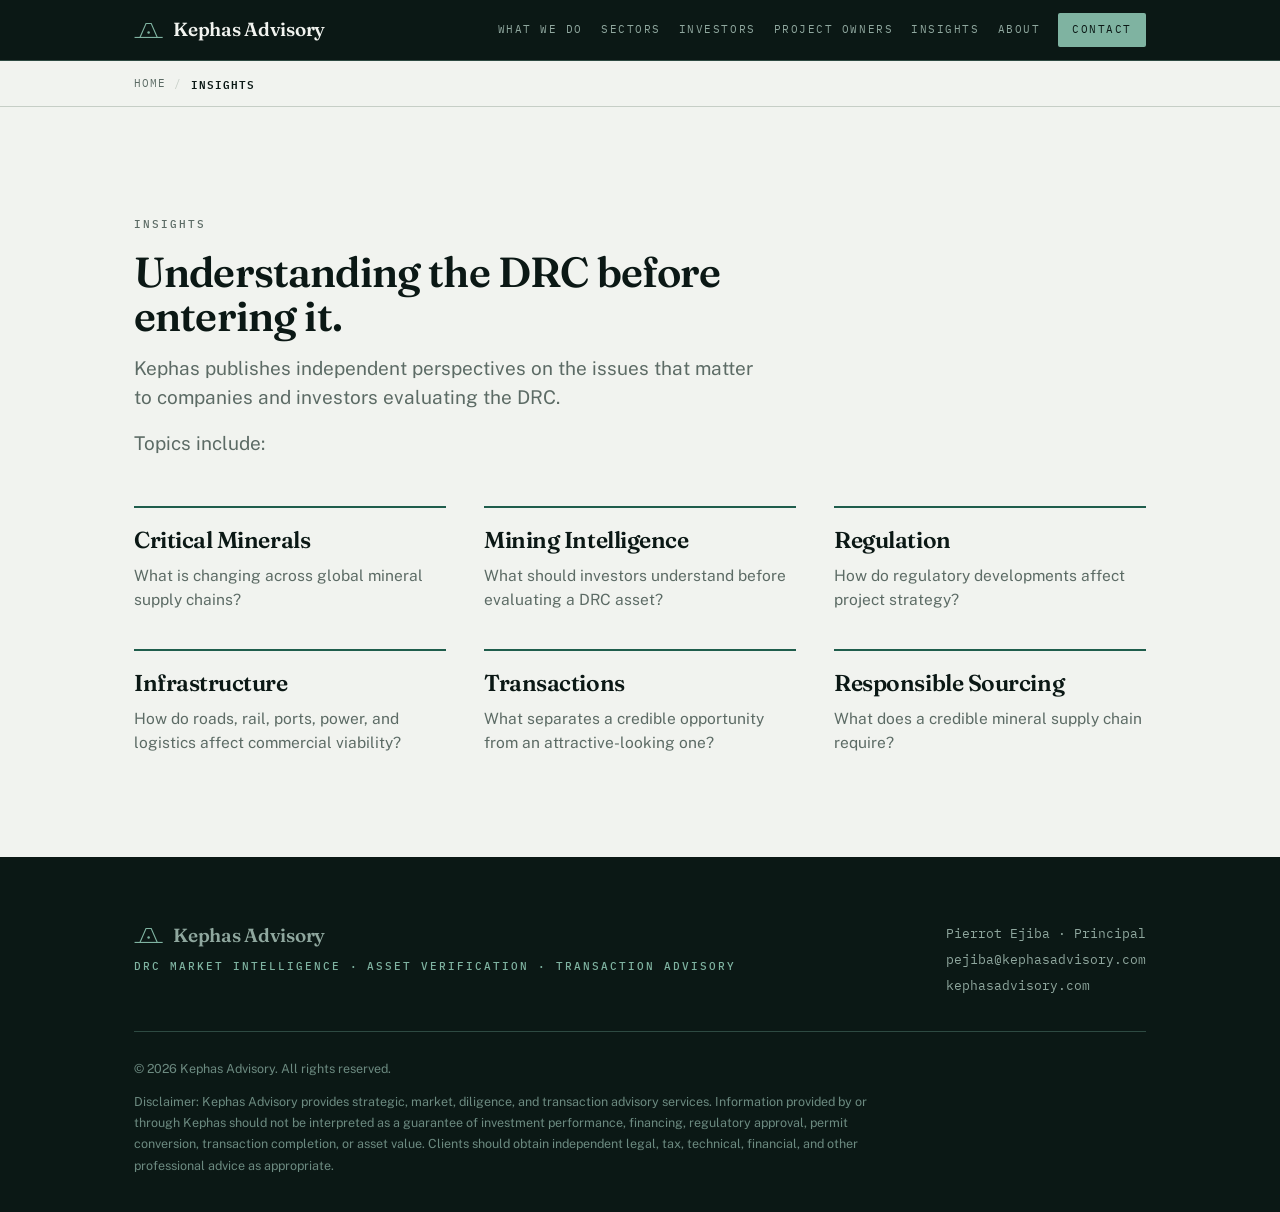
<file: insights.html>
<!DOCTYPE html>
<html lang="en">
<head>
<meta charset="utf-8">
<meta name="viewport" content="width=device-width, initial-scale=1">
<link rel="icon" href="data:image/svg+xml,%3Csvg xmlns='http://www.w3.org/2000/svg' viewBox='-8 -8 178 96'%3E%3Crect x='-8' y='-8' width='178' height='96' fill='%230B1815'/%3E%3Cpath d='M 31 80 L 66 0 L 96 0 L 131 80' fill='none' stroke='%237FB3A1' stroke-width='8'/%3E%3Cline x1='0' y1='80' x2='162' y2='80' stroke='%237FB3A1' stroke-width='8'/%3E%3Ccircle cx='81' cy='52' r='9' fill='%237FB3A1'/%3E%3C/svg%3E">
<title>DRC Mining Intelligence &amp; Insights | Kephas Advisory</title>
<meta name="description" content="Independent perspectives on DRC mining due diligence, regulation, critical minerals, and transaction readiness from Kephas Advisory.">
<link rel="canonical" href="https://kephasadvisory.com/insights.html">
<meta name="robots" content="index, follow">
<meta property="og:type" content="website">
<meta property="og:site_name" content="Kephas Advisory">
<meta property="og:title" content="DRC Mining Intelligence &amp; Insights | Kephas Advisory">
<meta property="og:description" content="Independent perspectives on DRC mining due diligence, regulation, critical minerals, and transaction readiness from Kephas Advisory.">
<meta property="og:url" content="https://kephasadvisory.com/insights.html">
<meta property="og:image" content="https://kephasadvisory.com/og-image.png">
<meta property="og:image:width" content="1200">
<meta property="og:image:height" content="630">
<meta name="twitter:card" content="summary_large_image">
<meta name="twitter:title" content="DRC Mining Intelligence &amp; Insights | Kephas Advisory">
<meta name="twitter:description" content="Independent perspectives on DRC mining due diligence, regulation, critical minerals, and transaction readiness from Kephas Advisory.">
<meta name="twitter:image" content="https://kephasadvisory.com/og-image.png">
<link rel="preconnect" href="https://fonts.googleapis.com">
<link rel="preconnect" href="https://fonts.gstatic.com" crossorigin>
<link href="https://fonts.googleapis.com/css2?family=Fraunces:opsz,wght@9..144,400;9..144,600;9..144,700&family=Public+Sans:wght@400;500;600&family=IBM+Plex+Mono:wght@400;500;600&display=swap" rel="stylesheet">
<link rel="stylesheet" href="style.css">
<script type="application/ld+json">
{
  "@context": "https://schema.org",
  "@type": "BreadcrumbList",
  "itemListElement": [
    {
      "@type": "ListItem",
      "position": 1,
      "name": "Home",
      "item": "https://kephasadvisory.com/"
    },
    {
      "@type": "ListItem",
      "position": 2,
      "name": "Insights",
      "item": "https://kephasadvisory.com/insights.html"
    }
  ]
}
</script>
</head>
<body>

<a class="skip" href="#insights">Skip to content</a>

<header class="nav">
  <div class="wrap nav-in">
    <a class="mark" href="index.html"><svg class="glyph" viewBox="-3.2 -3.2 168.4 86.4" aria-hidden="true"><path d="M 31 80 L 66 0 L 96 0 L 131 80" fill="none" stroke="currentColor" stroke-width="6.4" stroke-linejoin="miter"/><line x1="0" y1="80" x2="162" y2="80" stroke="currentColor" stroke-width="6.4"/><circle cx="81" cy="52" r="7.2" fill="currentColor"/></svg><b>Kephas Advisory</b></a>
    <nav class="nav-links" aria-label="Primary">
      <a href="index.html#work">What We Do</a>
      <a href="sectors.html">Sectors</a>
      <a href="investors.html">Investors</a>
      <a href="project-owners.html">Project Owners</a>
      <a href="insights.html">Insights</a>
      <a href="about.html">About</a>
      <a class="cta-sm" href="contact.html">Contact</a>
      <details class="nav-menu">
        <summary aria-label="Open navigation menu"><svg viewBox="0 0 24 24" fill="none" stroke="currentColor" stroke-width="2" stroke-linecap="round" aria-hidden="true"><line x1="3" y1="7" x2="21" y2="7"/><line x1="3" y1="12" x2="21" y2="12"/><line x1="3" y1="17" x2="21" y2="17"/></svg></summary>
        <div class="nav-panel">
          <a href="index.html">Home</a>
          <a href="index.html#work">What We Do</a>
          <a href="sectors.html">Sectors</a>
          <a href="investors.html">Investors</a>
          <a href="project-owners.html">Project Owners</a>
          <a href="insights.html">Insights</a>
          <a href="about.html">About</a>
          <a href="contact.html">Contact</a>
        </div>
      </details>
    </nav>
  </div>
</header>

<nav class="breadcrumb" aria-label="Breadcrumb">
  <div class="wrap">
    <ol>
      <li><a href="index.html">Home</a></li>
      <li aria-current="page">Insights</li>
    </ol>
  </div>
</nav>

<!-- INSIGHTS -->
<section id="insights">
  <div class="wrap">
    <div class="sec-head">
      <span class="eyebrow">Insights</span>
      <h1>Understanding the DRC before entering it.</h1>
      <p class="lede">Kephas publishes independent perspectives on the issues that matter to companies and investors evaluating the DRC.</p>
      <p class="lede" style="margin-top:16px">Topics include:</p>
    </div>
    <div class="topics">
      <div class="topic">
        <h3>Critical Minerals</h3>
        <p>What is changing across global mineral supply chains?</p>
      </div>
      <div class="topic">
        <h3>Mining Intelligence</h3>
        <p>What should investors understand before evaluating a DRC asset?</p>
      </div>
      <div class="topic">
        <h3>Regulation</h3>
        <p>How do regulatory developments affect project strategy?</p>
      </div>
      <div class="topic">
        <h3>Infrastructure</h3>
        <p>How do roads, rail, ports, power, and logistics affect commercial viability?</p>
      </div>
      <div class="topic">
        <h3>Transactions</h3>
        <p>What separates a credible opportunity from an attractive-looking one?</p>
      </div>
      <div class="topic">
        <h3>Responsible Sourcing</h3>
        <p>What does a credible mineral supply chain require?</p>
      </div>
    </div>
  </div>
</section>

<footer>
  <div class="wrap">
    <div class="foot-grid">
      <div>
        <a class="mark" href="index.html"><svg class="glyph" viewBox="-3.2 -3.2 168.4 86.4" aria-hidden="true"><path d="M 31 80 L 66 0 L 96 0 L 131 80" fill="none" stroke="currentColor" stroke-width="6.4" stroke-linejoin="miter"/><line x1="0" y1="80" x2="162" y2="80" stroke="currentColor" stroke-width="6.4"/><circle cx="81" cy="52" r="7.2" fill="currentColor"/></svg><b>Kephas Advisory</b></a>
        <p class="eyebrow eyebrow-l" style="margin-top:8px">DRC Market Intelligence &middot; Asset Verification &middot; Transaction Advisory</p>
      </div>
      <div class="foot-contact">
        Pierrot Ejiba · Principal<br>
        <a href="mailto:pejiba@kephasadvisory.com">pejiba@kephasadvisory.com</a><br>
        kephasadvisory.com
      </div>
    </div>
    <div class="legal">
      <p>© <span id="yr">2026</span> Kephas Advisory. All rights reserved.</p>
      <p>Disclaimer: Kephas Advisory provides strategic, market, diligence, and transaction advisory services. Information provided by or through Kephas should not be interpreted as a guarantee of investment performance, financing, regulatory approval, permit conversion, transaction completion, or asset value. Clients should obtain independent legal, tax, technical, financial, and other professional advice as appropriate.</p>
    </div>
  </div>
</footer>

<script>document.getElementById('yr').textContent=new Date().getFullYear();</script>
</body>
</html>
</file>
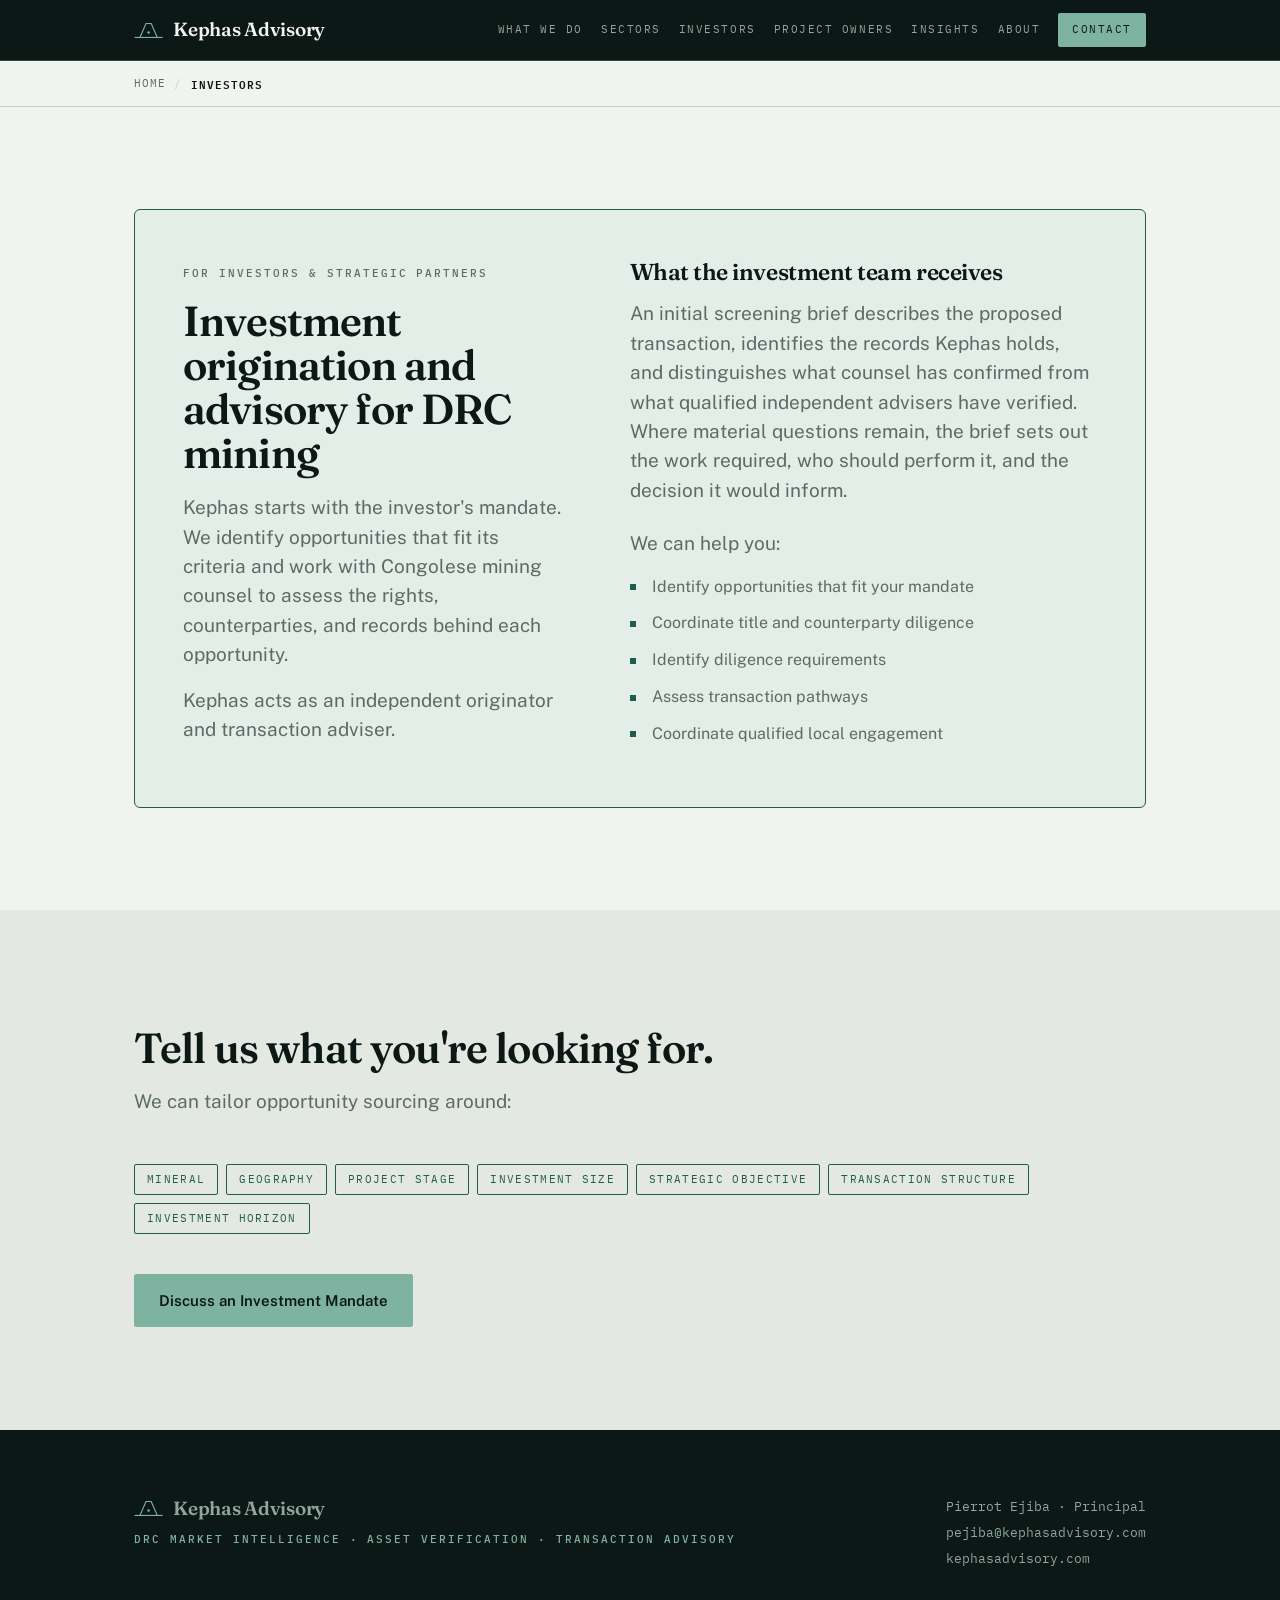
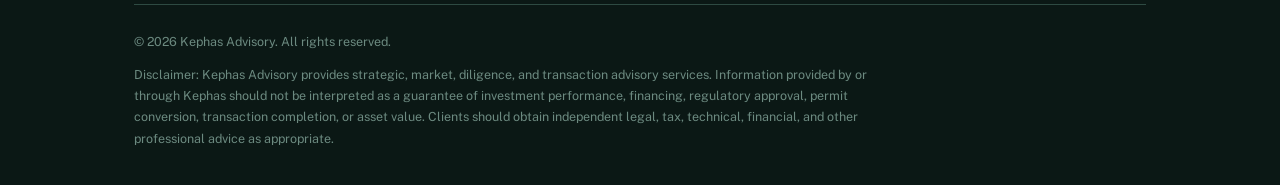
<file: investors.html>
<!DOCTYPE html>
<html lang="en">
<head>
<meta charset="utf-8">
<meta name="viewport" content="width=device-width, initial-scale=1">
<link rel="icon" href="data:image/svg+xml,%3Csvg xmlns='http://www.w3.org/2000/svg' viewBox='-8 -8 178 96'%3E%3Crect x='-8' y='-8' width='178' height='96' fill='%230B1815'/%3E%3Cpath d='M 31 80 L 66 0 L 96 0 L 131 80' fill='none' stroke='%237FB3A1' stroke-width='8'/%3E%3Cline x1='0' y1='80' x2='162' y2='80' stroke='%237FB3A1' stroke-width='8'/%3E%3Ccircle cx='81' cy='52' r='9' fill='%237FB3A1'/%3E%3C/svg%3E">
<title>DRC Mining Investor Due Diligence | Kephas Advisory</title>
<meta name="description" content="Kephas Advisory helps investors and strategic partners evaluate DRC mining opportunities through asset verification and due diligence before committing resources.">
<link rel="canonical" href="https://kephasadvisory.com/investors.html">
<meta name="robots" content="index, follow">
<meta property="og:type" content="website">
<meta property="og:site_name" content="Kephas Advisory">
<meta property="og:title" content="DRC Mining Investor Due Diligence | Kephas Advisory">
<meta property="og:description" content="Kephas Advisory helps investors and strategic partners evaluate DRC mining opportunities through asset verification and due diligence before committing resources.">
<meta property="og:url" content="https://kephasadvisory.com/investors.html">
<meta property="og:image" content="https://kephasadvisory.com/og-image.png">
<meta property="og:image:width" content="1200">
<meta property="og:image:height" content="630">
<meta name="twitter:card" content="summary_large_image">
<meta name="twitter:title" content="DRC Mining Investor Due Diligence | Kephas Advisory">
<meta name="twitter:description" content="Kephas Advisory helps investors and strategic partners evaluate DRC mining opportunities through asset verification and due diligence before committing resources.">
<meta name="twitter:image" content="https://kephasadvisory.com/og-image.png">
<link rel="preconnect" href="https://fonts.googleapis.com">
<link rel="preconnect" href="https://fonts.gstatic.com" crossorigin>
<link href="https://fonts.googleapis.com/css2?family=Fraunces:opsz,wght@9..144,400;9..144,600;9..144,700&family=Public+Sans:wght@400;500;600&family=IBM+Plex+Mono:wght@400;500;600&display=swap" rel="stylesheet">
<link rel="stylesheet" href="style.css">
<script type="application/ld+json">
{
  "@context": "https://schema.org",
  "@type": "BreadcrumbList",
  "itemListElement": [
    {
      "@type": "ListItem",
      "position": 1,
      "name": "Home",
      "item": "https://kephasadvisory.com/"
    },
    {
      "@type": "ListItem",
      "position": 2,
      "name": "Investors",
      "item": "https://kephasadvisory.com/investors.html"
    }
  ]
}
</script>
</head>
<body>

<a class="skip" href="#investors">Skip to content</a>

<header class="nav">
  <div class="wrap nav-in">
    <a class="mark" href="index.html"><svg class="glyph" viewBox="-3.2 -3.2 168.4 86.4" aria-hidden="true"><path d="M 31 80 L 66 0 L 96 0 L 131 80" fill="none" stroke="currentColor" stroke-width="6.4" stroke-linejoin="miter"/><line x1="0" y1="80" x2="162" y2="80" stroke="currentColor" stroke-width="6.4"/><circle cx="81" cy="52" r="7.2" fill="currentColor"/></svg><b>Kephas Advisory</b></a>
    <nav class="nav-links" aria-label="Primary">
      <a href="index.html#work">What We Do</a>
      <a href="sectors.html">Sectors</a>
      <a href="investors.html">Investors</a>
      <a href="project-owners.html">Project Owners</a>
      <a href="insights.html">Insights</a>
      <a href="about.html">About</a>
      <a class="cta-sm" href="contact.html">Contact</a>
      <details class="nav-menu">
        <summary aria-label="Open navigation menu"><svg viewBox="0 0 24 24" fill="none" stroke="currentColor" stroke-width="2" stroke-linecap="round" aria-hidden="true"><line x1="3" y1="7" x2="21" y2="7"/><line x1="3" y1="12" x2="21" y2="12"/><line x1="3" y1="17" x2="21" y2="17"/></svg></summary>
        <div class="nav-panel">
          <a href="index.html">Home</a>
          <a href="index.html#work">What We Do</a>
          <a href="sectors.html">Sectors</a>
          <a href="investors.html">Investors</a>
          <a href="project-owners.html">Project Owners</a>
          <a href="insights.html">Insights</a>
          <a href="about.html">About</a>
          <a href="contact.html">Contact</a>
        </div>
      </details>
    </nav>
  </div>
</header>

<nav class="breadcrumb" aria-label="Breadcrumb">
  <div class="wrap">
    <ol>
      <li><a href="index.html">Home</a></li>
      <li aria-current="page">Investors</li>
    </ol>
  </div>
</nav>

<!-- FOR INVESTORS & STRATEGIC PARTNERS -->
<section id="investors">
  <div class="wrap">
    <div class="panel">
      <div class="split">
        <div>
          <span class="eyebrow">For Investors &amp; Strategic Partners</span>
          <h1>Investment origination and advisory for DRC mining</h1>
          <p class="lede">Kephas starts with the investor's mandate. We identify opportunities that fit its criteria and work with Congolese mining counsel to assess the rights, counterparties, and records behind each opportunity.</p>
          <p class="lede" style="margin-top:16px">Kephas acts as an independent originator and transaction adviser.</p>
        </div>
        <div>
          <h3 style="margin-bottom:12px">What the investment team receives</h3>
          <p class="lede">An initial screening brief describes the proposed transaction, identifies the records Kephas holds, and distinguishes what counsel has confirmed from what qualified independent advisers have verified. Where material questions remain, the brief sets out the work required, who should perform it, and the decision it would inform.</p>
          <p class="lede" style="margin:24px 0 16px">We can help you:</p>
          <ul class="dotlist">
            <li>Identify opportunities that fit your mandate</li>
            <li>Coordinate title and counterparty diligence</li>
            <li>Identify diligence requirements</li>
            <li>Assess transaction pathways</li>
            <li>Coordinate qualified local engagement</li>
          </ul>
        </div>
      </div>
    </div>
  </div>
</section>

<!-- TELL US WHAT YOU'RE LOOKING FOR -->
<section class="paper-2">
  <div class="wrap">
    <div class="sec-head">
      <h2>Tell us what you're looking for.</h2>
      <p class="lede">We can tailor opportunity sourcing around:</p>
    </div>
    <ul style="list-style:none;display:flex;flex-wrap:wrap;padding:0;margin:0 0 32px">
      <li class="tag">Mineral</li>
      <li class="tag">Geography</li>
      <li class="tag">Project Stage</li>
      <li class="tag">Investment Size</li>
      <li class="tag">Strategic Objective</li>
      <li class="tag">Transaction Structure</li>
      <li class="tag">Investment Horizon</li>
    </ul>
    <a class="btn btn-primary" href="mailto:pejiba@kephasadvisory.com?subject=Investment%20Mandate%20Discussion">Discuss an Investment Mandate</a>
  </div>
</section>

<footer>
  <div class="wrap">
    <div class="foot-grid">
      <div>
        <a class="mark" href="index.html"><svg class="glyph" viewBox="-3.2 -3.2 168.4 86.4" aria-hidden="true"><path d="M 31 80 L 66 0 L 96 0 L 131 80" fill="none" stroke="currentColor" stroke-width="6.4" stroke-linejoin="miter"/><line x1="0" y1="80" x2="162" y2="80" stroke="currentColor" stroke-width="6.4"/><circle cx="81" cy="52" r="7.2" fill="currentColor"/></svg><b>Kephas Advisory</b></a>
        <p class="eyebrow eyebrow-l" style="margin-top:8px">DRC Market Intelligence &middot; Asset Verification &middot; Transaction Advisory</p>
      </div>
      <div class="foot-contact">
        Pierrot Ejiba · Principal<br>
        <a href="mailto:pejiba@kephasadvisory.com">pejiba@kephasadvisory.com</a><br>
        kephasadvisory.com
      </div>
    </div>
    <div class="legal">
      <p>© <span id="yr">2026</span> Kephas Advisory. All rights reserved.</p>
      <p>Disclaimer: Kephas Advisory provides strategic, market, diligence, and transaction advisory services. Information provided by or through Kephas should not be interpreted as a guarantee of investment performance, financing, regulatory approval, permit conversion, transaction completion, or asset value. Clients should obtain independent legal, tax, technical, financial, and other professional advice as appropriate.</p>
    </div>
  </div>
</footer>

<script>document.getElementById('yr').textContent=new Date().getFullYear();</script>
</body>
</html>
</file>
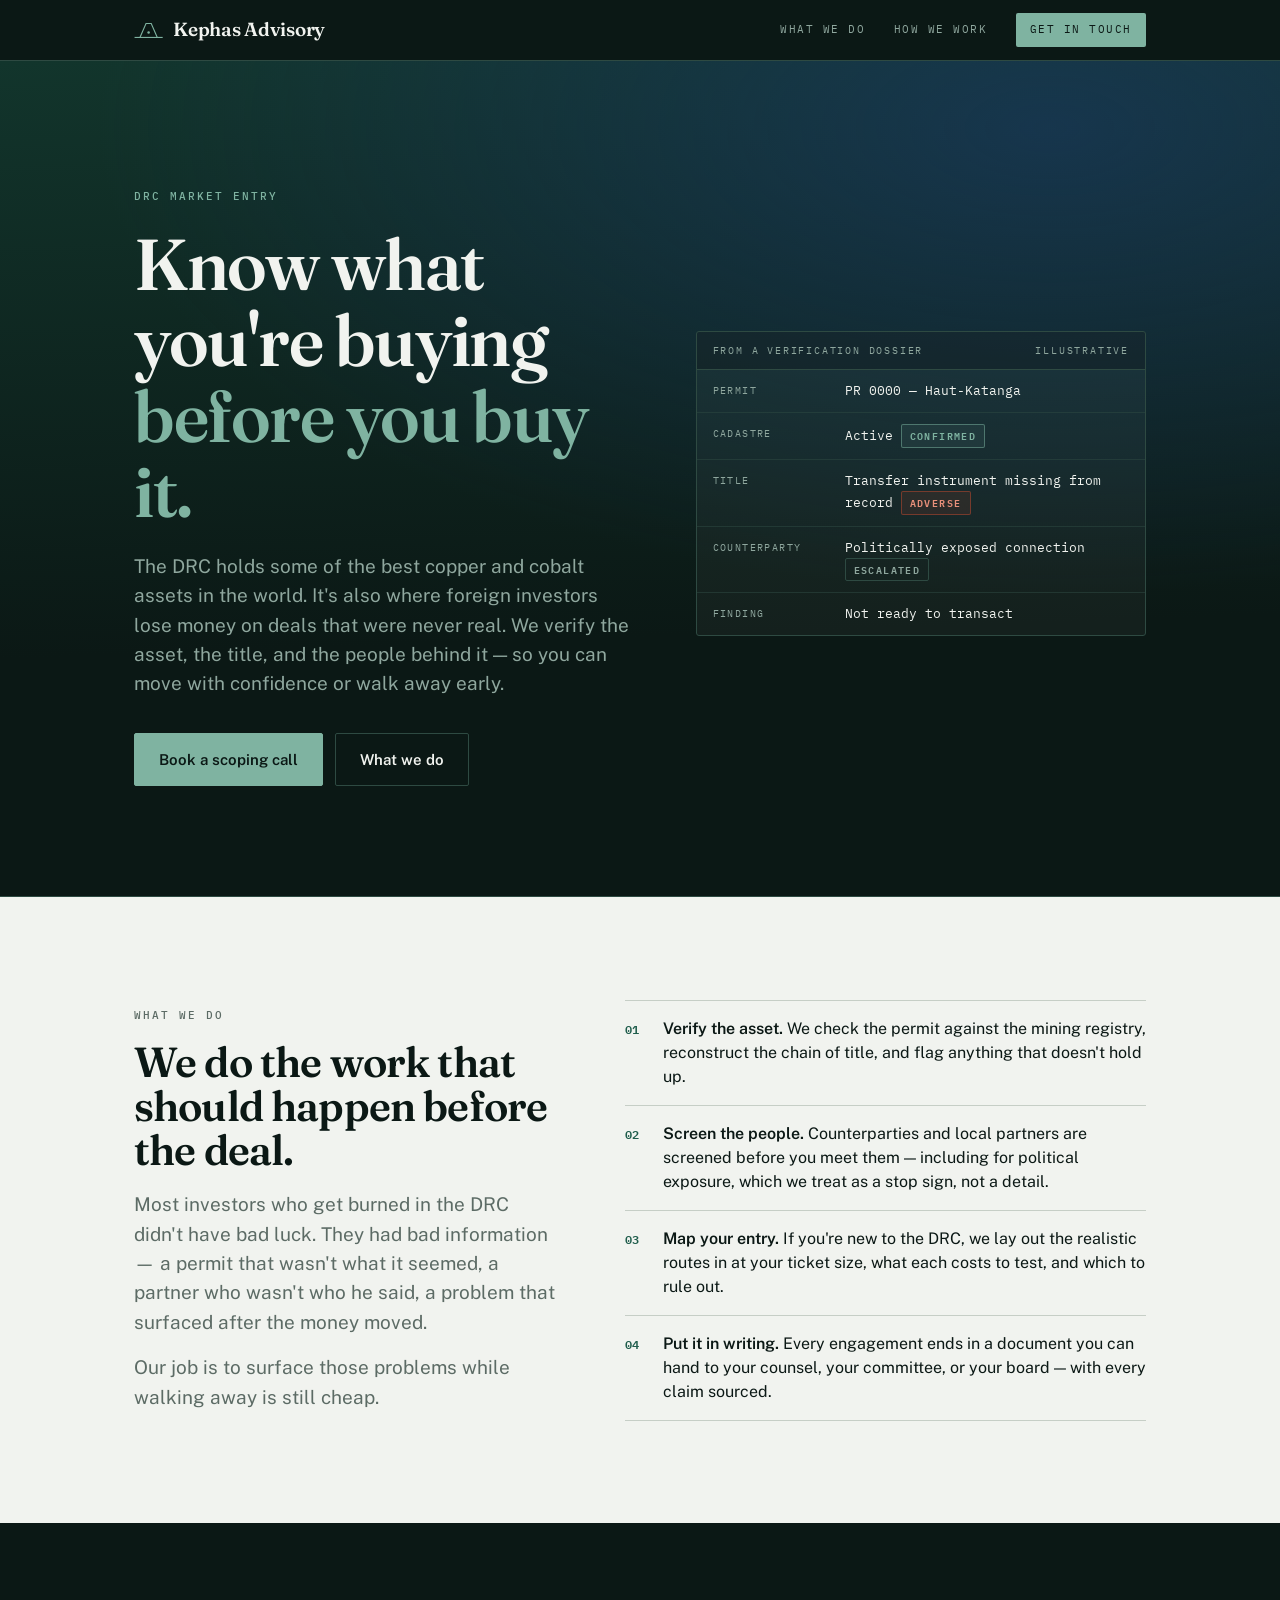
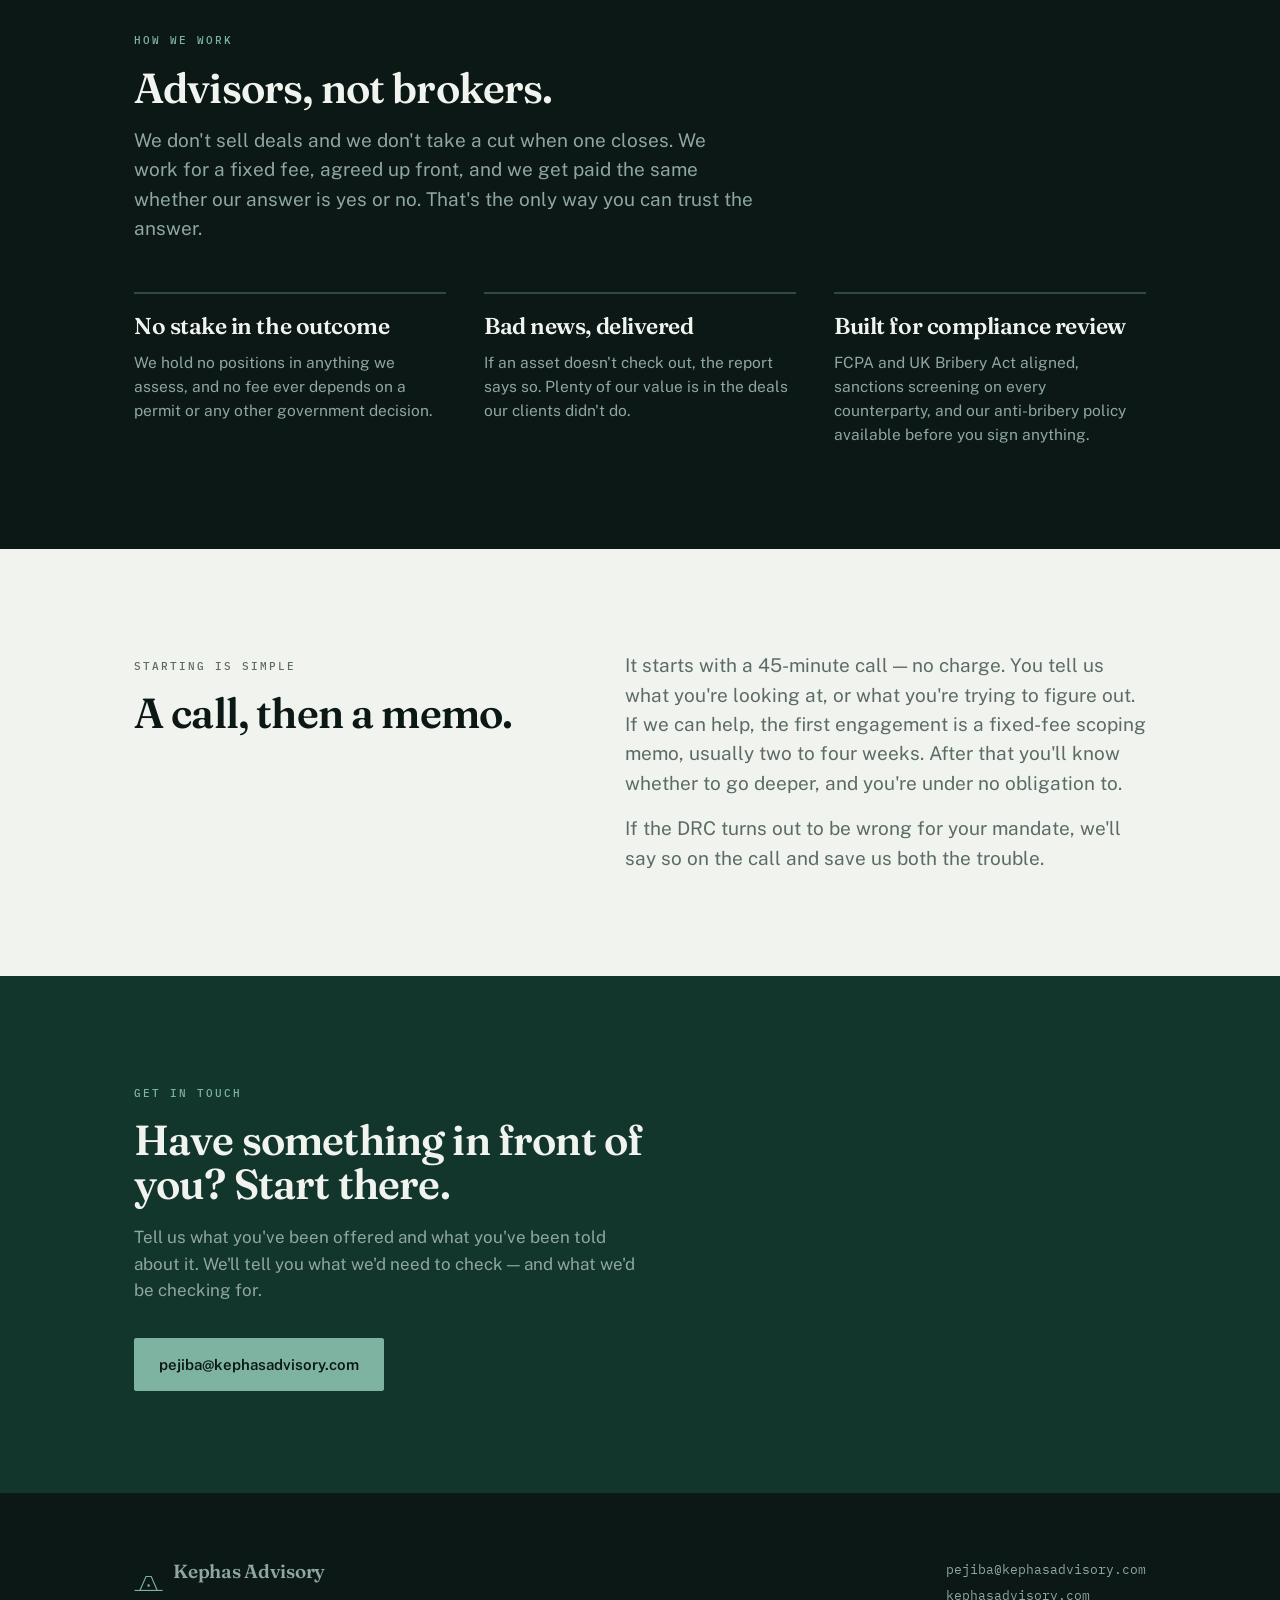
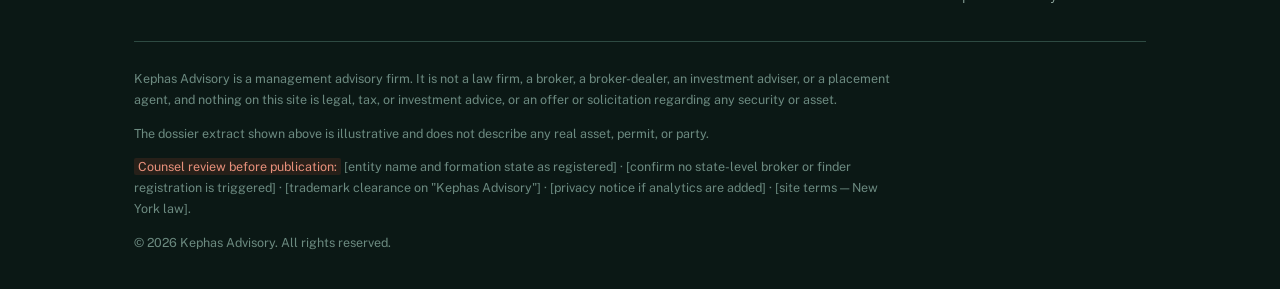
<file: kephas-advisory-landing-v2.html>
<!DOCTYPE html>
<html lang="en">
<head>
<meta charset="utf-8">
<meta name="viewport" content="width=device-width, initial-scale=1">
<link rel="icon" href="data:image/svg+xml,%3Csvg xmlns='http://www.w3.org/2000/svg' viewBox='-8 -8 178 96'%3E%3Crect x='-8' y='-8' width='178' height='96' fill='%230B1815'/%3E%3Cpath d='M 31 80 L 66 0 L 96 0 L 131 80' fill='none' stroke='%237FB3A1' stroke-width='8'/%3E%3Cline x1='0' y1='80' x2='162' y2='80' stroke='%237FB3A1' stroke-width='8'/%3E%3Ccircle cx='81' cy='52' r='9' fill='%237FB3A1'/%3E%3C/svg%3E">
<title>Kephas Advisory — DRC market entry, verified first</title>
<link rel="preconnect" href="https://fonts.googleapis.com">
<link rel="preconnect" href="https://fonts.gstatic.com" crossorigin>
<link href="https://fonts.googleapis.com/css2?family=Fraunces:opsz,wght@9..144,400;9..144,600;9..144,700&family=Public+Sans:wght@400;500;600&family=IBM+Plex+Mono:wght@400;500;600&display=swap" rel="stylesheet">
<style>
:root{
  --ink:#0B1815;
  --malachite:#1F5D4C;
  --malachite-deep:#12352C;
  --azurite:#1B3A6B;
  --patina:#7FB3A1;
  --paper:#F1F3EF;
  --paper-2:#E4E8E2;
  --rule:#C6CEC6;
  --rule-dark:#2E4A42;
  --flag:#A8452F;
  --muted:#5C6B65;
  --muted-dark:#8FA79E;

  --display:"Fraunces",Georgia,serif;
  --body:"Public Sans",system-ui,-apple-system,sans-serif;
  --mono:"IBM Plex Mono",ui-monospace,monospace;

  --pad:clamp(20px,5vw,72px);
}

*{box-sizing:border-box;margin:0;padding:0}
html{scroll-behavior:smooth}
body{
  background:var(--paper);
  color:var(--ink);
  font-family:var(--body);
  font-size:17px;
  line-height:1.55;
  -webkit-font-smoothing:antialiased;
}
a{color:inherit}

.wrap{max-width:1140px;margin:0 auto;padding-left:var(--pad);padding-right:var(--pad)}

.eyebrow{
  font-family:var(--mono);
  font-size:11px;
  letter-spacing:.18em;
  text-transform:uppercase;
  font-weight:500;
  color:var(--muted);
}
.eyebrow-l{color:var(--patina)}

h1,h2,h3{font-family:var(--display);font-variation-settings:"SOFT" 0,"WONK" 0;font-weight:600;letter-spacing:-.02em;line-height:1.05}
h1{font-size:clamp(38px,6.2vw,72px)}
h2{font-size:clamp(28px,3.8vw,42px)}
h3{font-size:clamp(19px,2vw,23px);line-height:1.25}

.lede{font-size:clamp(17px,1.5vw,19px);line-height:1.55;color:var(--muted)}
.lede-l{color:var(--muted-dark)}

/* ---------- nav ---------- */
header.nav{
  position:sticky;top:0;z-index:60;
  background:var(--ink);
  border-bottom:1px solid var(--rule-dark);
}
.nav-in{display:flex;align-items:center;justify-content:space-between;height:60px}
.mark{display:flex;align-items:baseline;gap:9px;color:var(--paper);text-decoration:none}
.glyph{height:15px;width:auto;color:var(--patina);align-self:center;margin-right:1px;overflow:visible}
.mark b{font-family:var(--display);font-weight:600;font-size:19px;letter-spacing:-.015em;white-space:nowrap}
.nav-links{display:flex;gap:28px;align-items:center}
.nav-links a{
  font-family:var(--mono);font-size:11px;letter-spacing:.14em;text-transform:uppercase;
  color:var(--muted-dark);text-decoration:none;padding:6px 0;border-bottom:1px solid transparent;
}
.nav-links a:hover{color:var(--paper);border-bottom-color:var(--patina)}
.nav-links a.cta-sm{color:var(--ink);background:var(--patina);border:0;padding:8px 14px;border-radius:2px}
.nav-links a.cta-sm:hover{background:var(--paper)}
@media(max-width:820px){.nav-links a:not(.cta-sm){display:none}}

/* ---------- hero ---------- */
.hero{
  background:
    radial-gradient(120% 90% at 82% 8%, rgba(27,58,107,.55) 0%, rgba(11,24,21,0) 62%),
    linear-gradient(178deg, var(--malachite-deep) 0%, var(--ink) 68%);
  color:var(--paper);
  padding:clamp(64px,10vw,120px) 0 clamp(64px,9vw,110px);
  border-bottom:1px solid var(--rule-dark);
}
.hero-grid{display:grid;grid-template-columns:1.05fr .95fr;gap:clamp(32px,5vw,72px);align-items:center}
@media(max-width:900px){.hero-grid{grid-template-columns:1fr;gap:44px}}
.hero h1{color:var(--paper);margin:20px 0 22px;max-width:15ch}
.hero h1 em{font-style:normal;color:var(--patina)}
.hero .lede{max-width:44ch}
.hero-actions{display:flex;flex-wrap:wrap;gap:12px;margin-top:34px}
.btn{
  font-family:var(--body);font-size:15px;font-weight:600;
  padding:14px 24px;border-radius:2px;text-decoration:none;display:inline-block;
  transition:background .18s ease,color .18s ease,border-color .18s ease;
}
.btn-primary{background:var(--patina);color:var(--ink);border:1px solid var(--patina)}
.btn-primary:hover{background:var(--paper);border-color:var(--paper)}
.btn-ghost{background:transparent;color:var(--paper);border:1px solid var(--rule-dark)}
.btn-ghost:hover{border-color:var(--patina);color:var(--patina)}

/* ---------- signature: the record ---------- */
.record{
  background:rgba(241,243,239,.035);
  border:1px solid var(--rule-dark);
  border-radius:3px;
  font-family:var(--mono);
  font-size:13px;
  overflow:hidden;
}
.record-head{
  display:flex;justify-content:space-between;align-items:center;gap:14px;
  padding:11px 16px;border-bottom:1px solid var(--rule-dark);
  background:rgba(0,0,0,.22);
}
.record-head .t{font-size:10px;letter-spacing:.18em;text-transform:uppercase;color:var(--muted-dark)}
.row{
  display:grid;grid-template-columns:118px 1fr;gap:14px;
  padding:11px 16px;border-bottom:1px solid rgba(46,74,66,.55);
  opacity:0;transform:translateY(5px);
  animation:in .5s cubic-bezier(.2,.7,.3,1) forwards;
}
.row:last-child{border-bottom:0}
.row .k{color:var(--muted-dark);font-size:10px;letter-spacing:.14em;text-transform:uppercase;padding-top:2px}
.row .v{color:var(--paper);word-break:break-word}
.row:nth-child(1){animation-delay:.18s}
.row:nth-child(2){animation-delay:.32s}
.row:nth-child(3){animation-delay:.46s}
.row:nth-child(4){animation-delay:.60s}
.row:nth-child(5){animation-delay:.74s}
@keyframes in{to{opacity:1;transform:none}}

.tok{
  display:inline-block;font-family:var(--mono);font-size:10px;font-weight:600;
  letter-spacing:.14em;text-transform:uppercase;padding:3px 8px;border-radius:2px;border:1px solid;
}
.tok-ok{color:var(--patina);border-color:rgba(127,179,161,.5);background:rgba(127,179,161,.09)}
.tok-flag{color:#E8907B;border-color:rgba(168,69,47,.6);background:rgba(168,69,47,.14)}
.tok-open{color:var(--muted-dark);border-color:var(--rule-dark)}

/* ---------- sections ---------- */
section{padding:clamp(60px,8vw,104px) 0}
.sec-head{max-width:62ch;margin-bottom:clamp(32px,4vw,48px)}
.sec-head h2{margin:14px 0 16px}

.paper-2{background:var(--paper-2)}

/* what we do */
.split{display:grid;grid-template-columns:.9fr 1.1fr;gap:clamp(28px,5vw,64px);align-items:start}
@media(max-width:860px){.split{grid-template-columns:1fr}}
.split h2{margin:14px 0 18px}
.split .lede + .lede{margin-top:16px}
.plain{list-style:none;border-top:1px solid var(--rule)}
.plain li{border-bottom:1px solid var(--rule);padding:16px 0;display:grid;grid-template-columns:26px 1fr;gap:12px;font-size:16px;line-height:1.5}
.plain .m{font-family:var(--mono);font-size:12px;font-weight:600;color:var(--malachite);padding-top:3px}
.plain b{font-weight:600}

/* deliverables */
.decks{display:grid;grid-template-columns:repeat(3,1fr);gap:14px}
@media(max-width:900px){.decks{grid-template-columns:1fr}}
.deck{
  background:#fff;border:1px solid var(--rule);border-radius:3px;
  padding:clamp(22px,2.6vw,30px);
  display:flex;flex-direction:column;gap:12px;
  transition:border-color .2s ease,transform .2s ease;
}
.deck:hover{border-color:var(--malachite);transform:translateY(-2px)}
.deck .tier{font-family:var(--mono);font-size:10px;letter-spacing:.16em;text-transform:uppercase;color:var(--muted)}
.deck p{font-size:15.5px;color:var(--muted);line-height:1.55}

/* how we work strip */
.strip{background:var(--ink);color:var(--paper)}
.strip h2{color:var(--paper)}
.strip .lede{color:var(--muted-dark)}
.threes{display:grid;grid-template-columns:repeat(3,1fr);gap:clamp(20px,3vw,40px);margin-top:clamp(28px,4vw,44px)}
@media(max-width:860px){.threes{grid-template-columns:1fr}}
.three{border-top:2px solid var(--rule-dark);padding-top:18px}
.three h3{color:var(--paper);margin-bottom:10px}
.three p{font-size:15.5px;color:var(--muted-dark);line-height:1.55}

/* cta */
.cta-band{background:var(--malachite-deep);color:var(--paper)}
.cta-band h2{color:var(--paper);max-width:20ch;margin:14px 0 18px}
.cta-band p{color:var(--muted-dark);max-width:52ch;font-size:17px}

/* footer */
footer{background:var(--ink);color:var(--muted-dark);padding:clamp(44px,6vw,64px) 0 36px;font-size:14px}
.foot-grid{display:flex;justify-content:space-between;gap:clamp(24px,4vw,48px);flex-wrap:wrap;padding-bottom:32px;border-bottom:1px solid var(--rule-dark)}
.foot-grid a{color:var(--muted-dark);text-decoration:none}
.foot-grid a:hover{color:var(--paper)}
.foot-contact{font-family:var(--mono);font-size:13px;line-height:2}
.legal{padding-top:26px;font-size:12.5px;line-height:1.7;color:#6C8A80;max-width:96ch}
.legal p+p{margin-top:12px}
.legal mark{background:rgba(168,69,47,.18);color:#E8907B;padding:1px 4px;border-radius:2px}

:focus-visible{outline:2px solid var(--patina);outline-offset:3px}
@media(prefers-reduced-motion:reduce){
  *{animation:none!important;transition:none!important}
  .row{opacity:1;transform:none}
  html{scroll-behavior:auto}
}
</style>
</head>
<body>

<header class="nav">
  <div class="wrap nav-in">
    <a class="mark" href="#top"><svg class="glyph" viewBox="-3.2 -3.2 168.4 86.4" aria-hidden="true"><path d="M 31 80 L 66 0 L 96 0 L 131 80" fill="none" stroke="currentColor" stroke-width="6.4" stroke-linejoin="miter"/><line x1="0" y1="80" x2="162" y2="80" stroke="currentColor" stroke-width="6.4"/><circle cx="81" cy="52" r="7.2" fill="currentColor"/></svg><b>Kephas Advisory</b></a>
    <nav class="nav-links">
      <a href="#work">What we do</a>
      <a href="#how">How we work</a>
      <a class="cta-sm" href="#contact">Get in touch</a>
    </nav>
  </div>
</header>

<!-- HERO -->
<div class="hero" id="top">
  <div class="wrap hero-grid">
    <div>
      <span class="eyebrow eyebrow-l">DRC market entry</span>
      <h1>Know what you're buying <em>before you buy it.</em></h1>
      <p class="lede lede-l">The DRC holds some of the best copper and cobalt assets in the world. It's also where foreign investors lose money on deals that were never real. We verify the asset, the title, and the people behind it — so you can move with confidence or walk away early.</p>
      <div class="hero-actions">
        <a class="btn btn-primary" href="mailto:pejiba@kephasadvisory.com">Book a scoping call</a>
        <a class="btn btn-ghost" href="#work">What we do</a>
      </div>
    </div>

    <div class="record" aria-label="Example from a verification dossier">
      <div class="record-head">
        <span class="t">From a verification dossier</span>
        <span class="t">Illustrative</span>
      </div>
      <div class="row"><span class="k">Permit</span><span class="v">PR 0000 — Haut-Katanga</span></div>
      <div class="row"><span class="k">Cadastre</span><span class="v">Active <span class="tok tok-ok">Confirmed</span></span></div>
      <div class="row"><span class="k">Title</span><span class="v">Transfer instrument missing from record <span class="tok tok-flag">Adverse</span></span></div>
      <div class="row"><span class="k">Counterparty</span><span class="v">Politically exposed connection <span class="tok tok-open">Escalated</span></span></div>
      <div class="row"><span class="k">Finding</span><span class="v">Not ready to transact</span></div>
    </div>
  </div>
</div>

<!-- WHAT WE DO -->
<section id="work">
  <div class="wrap split">
    <div>
      <span class="eyebrow">What we do</span>
      <h2>We do the work that should happen before the deal.</h2>
      <p class="lede">Most investors who get burned in the DRC didn't have bad luck. They had bad information — a permit that wasn't what it seemed, a partner who wasn't who he said, a problem that surfaced after the money moved.</p>
      <p class="lede">Our job is to surface those problems while walking away is still cheap.</p>
    </div>
    <ul class="plain">
      <li><span class="m">01</span><span><b>Verify the asset.</b> We check the permit against the mining registry, reconstruct the chain of title, and flag anything that doesn't hold up.</span></li>
      <li><span class="m">02</span><span><b>Screen the people.</b> Counterparties and local partners are screened before you meet them — including for political exposure, which we treat as a stop sign, not a detail.</span></li>
      <li><span class="m">03</span><span><b>Map your entry.</b> If you're new to the DRC, we lay out the realistic routes in at your ticket size, what each costs to test, and which to rule out.</span></li>
      <li><span class="m">04</span><span><b>Put it in writing.</b> Every engagement ends in a document you can hand to your counsel, your committee, or your board — with every claim sourced.</span></li>
    </ul>
  </div>
</section>

<!-- HOW WE WORK -->
<section class="strip" id="how">
  <div class="wrap">
    <div class="sec-head">
      <span class="eyebrow eyebrow-l">How we work</span>
      <h2>Advisors, not brokers.</h2>
      <p class="lede">We don't sell deals and we don't take a cut when one closes. We work for a fixed fee, agreed up front, and we get paid the same whether our answer is yes or no. That's the only way you can trust the answer.</p>
    </div>
    <div class="threes">
      <div class="three">
        <h3>No stake in the outcome</h3>
        <p>We hold no positions in anything we assess, and no fee ever depends on a permit or any other government decision.</p>
      </div>
      <div class="three">
        <h3>Bad news, delivered</h3>
        <p>If an asset doesn't check out, the report says so. Plenty of our value is in the deals our clients didn't do.</p>
      </div>
      <div class="three">
        <h3>Built for compliance review</h3>
        <p>FCPA and UK Bribery Act aligned, sanctions screening on every counterparty, and our anti-bribery policy available before you sign anything.</p>
      </div>
    </div>
  </div>
</section>

<!-- START -->
<section>
  <div class="wrap split">
    <div>
      <span class="eyebrow">Starting is simple</span>
      <h2>A call, then a memo.</h2>
    </div>
    <div>
      <p class="lede">It starts with a 45-minute call — no charge. You tell us what you're looking at, or what you're trying to figure out. If we can help, the first engagement is a fixed-fee scoping memo, usually two to four weeks. After that you'll know whether to go deeper, and you're under no obligation to.</p>
      <p class="lede" style="margin-top:16px">If the DRC turns out to be wrong for your mandate, we'll say so on the call and save us both the trouble.</p>
    </div>
  </div>
</section>

<!-- CTA -->
<section class="cta-band" id="contact">
  <div class="wrap">
    <span class="eyebrow eyebrow-l">Get in touch</span>
    <h2>Have something in front of you? Start there.</h2>
    <p>Tell us what you've been offered and what you've been told about it. We'll tell you what we'd need to check — and what we'd be checking for.</p>
    <div class="hero-actions">
      <a class="btn btn-primary" href="mailto:pejiba@kephasadvisory.com">pejiba@kephasadvisory.com</a>
    </div>
  </div>
</section>

<footer>
  <div class="wrap">
    <div class="foot-grid">
      <a class="mark" href="#top"><svg class="glyph" viewBox="-3.2 -3.2 168.4 86.4" aria-hidden="true"><path d="M 31 80 L 66 0 L 96 0 L 131 80" fill="none" stroke="currentColor" stroke-width="6.4" stroke-linejoin="miter"/><line x1="0" y1="80" x2="162" y2="80" stroke="currentColor" stroke-width="6.4"/><circle cx="81" cy="52" r="7.2" fill="currentColor"/></svg><b>Kephas Advisory</b></a>
      <div class="foot-contact">
        <a href="mailto:pejiba@kephasadvisory.com">pejiba@kephasadvisory.com</a><br>
        kephasadvisory.com
      </div>
    </div>
    <div class="legal">
      <p>Kephas Advisory is a management advisory firm. It is not a law firm, a broker, a broker-dealer, an investment adviser, or a placement agent, and nothing on this site is legal, tax, or investment advice, or an offer or solicitation regarding any security or asset.</p>
      <p>The dossier extract shown above is illustrative and does not describe any real asset, permit, or party.</p>
      <p><mark>Counsel review before publication:</mark> [entity name and formation state as registered] · [confirm no state-level broker or finder registration is triggered] · [trademark clearance on "Kephas Advisory"] · [privacy notice if analytics are added] · [site terms — New York law].</p>
      <p>© <span id="yr">2026</span> Kephas Advisory. All rights reserved.</p>
    </div>
  </div>
</footer>

<script>document.getElementById('yr').textContent=new Date().getFullYear();</script>
</body>
</html>
</file>
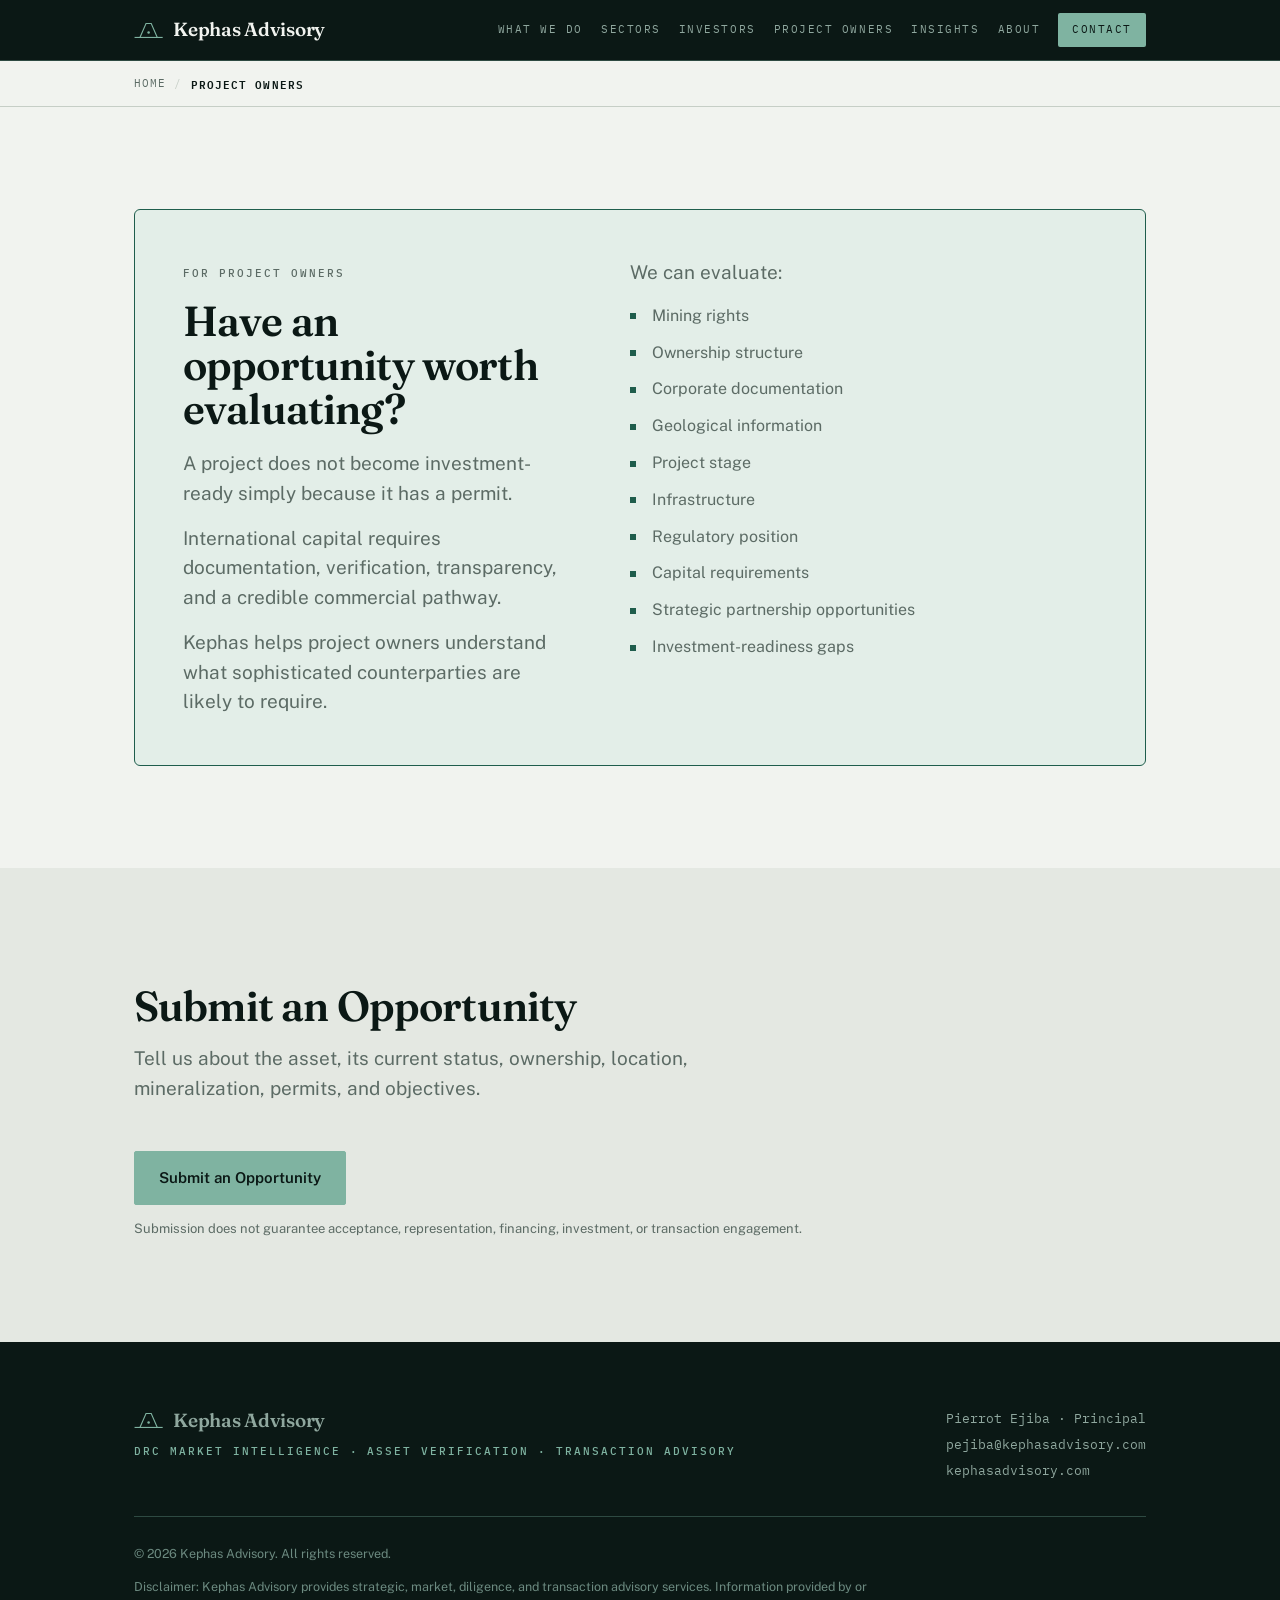
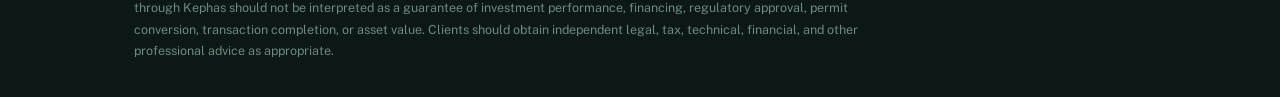
<file: project-owners.html>
<!DOCTYPE html>
<html lang="en">
<head>
<meta charset="utf-8">
<meta name="viewport" content="width=device-width, initial-scale=1">
<link rel="icon" href="data:image/svg+xml,%3Csvg xmlns='http://www.w3.org/2000/svg' viewBox='-8 -8 178 96'%3E%3Crect x='-8' y='-8' width='178' height='96' fill='%230B1815'/%3E%3Cpath d='M 31 80 L 66 0 L 96 0 L 131 80' fill='none' stroke='%237FB3A1' stroke-width='8'/%3E%3Cline x1='0' y1='80' x2='162' y2='80' stroke='%237FB3A1' stroke-width='8'/%3E%3Ccircle cx='81' cy='52' r='9' fill='%237FB3A1'/%3E%3C/svg%3E">
<title>DRC Mining Project Readiness for Sponsors | Kephas Advisory</title>
<meta name="description" content="Kephas Advisory helps DRC mining project owners understand the documentation, verification, and regulatory work required before institutional capital moves.">
<link rel="canonical" href="https://kephasadvisory.com/project-owners.html">
<meta name="robots" content="index, follow">
<meta property="og:type" content="website">
<meta property="og:site_name" content="Kephas Advisory">
<meta property="og:title" content="DRC Mining Project Readiness for Sponsors | Kephas Advisory">
<meta property="og:description" content="Kephas Advisory helps DRC mining project owners understand the documentation, verification, and regulatory work required before institutional capital moves.">
<meta property="og:url" content="https://kephasadvisory.com/project-owners.html">
<meta property="og:image" content="https://kephasadvisory.com/og-image.png">
<meta property="og:image:width" content="1200">
<meta property="og:image:height" content="630">
<meta name="twitter:card" content="summary_large_image">
<meta name="twitter:title" content="DRC Mining Project Readiness for Sponsors | Kephas Advisory">
<meta name="twitter:description" content="Kephas Advisory helps DRC mining project owners understand the documentation, verification, and regulatory work required before institutional capital moves.">
<meta name="twitter:image" content="https://kephasadvisory.com/og-image.png">
<link rel="preconnect" href="https://fonts.googleapis.com">
<link rel="preconnect" href="https://fonts.gstatic.com" crossorigin>
<link href="https://fonts.googleapis.com/css2?family=Fraunces:opsz,wght@9..144,400;9..144,600;9..144,700&family=Public+Sans:wght@400;500;600&family=IBM+Plex+Mono:wght@400;500;600&display=swap" rel="stylesheet">
<link rel="stylesheet" href="style.css">
<script type="application/ld+json">
{
  "@context": "https://schema.org",
  "@type": "BreadcrumbList",
  "itemListElement": [
    {
      "@type": "ListItem",
      "position": 1,
      "name": "Home",
      "item": "https://kephasadvisory.com/"
    },
    {
      "@type": "ListItem",
      "position": 2,
      "name": "Project Owners",
      "item": "https://kephasadvisory.com/project-owners.html"
    }
  ]
}
</script>
</head>
<body>

<a class="skip" href="#owners">Skip to content</a>

<header class="nav">
  <div class="wrap nav-in">
    <a class="mark" href="index.html"><svg class="glyph" viewBox="-3.2 -3.2 168.4 86.4" aria-hidden="true"><path d="M 31 80 L 66 0 L 96 0 L 131 80" fill="none" stroke="currentColor" stroke-width="6.4" stroke-linejoin="miter"/><line x1="0" y1="80" x2="162" y2="80" stroke="currentColor" stroke-width="6.4"/><circle cx="81" cy="52" r="7.2" fill="currentColor"/></svg><b>Kephas Advisory</b></a>
    <nav class="nav-links" aria-label="Primary">
      <a href="index.html#work">What We Do</a>
      <a href="sectors.html">Sectors</a>
      <a href="investors.html">Investors</a>
      <a href="project-owners.html">Project Owners</a>
      <a href="insights.html">Insights</a>
      <a href="about.html">About</a>
      <a class="cta-sm" href="contact.html">Contact</a>
      <details class="nav-menu">
        <summary aria-label="Open navigation menu"><svg viewBox="0 0 24 24" fill="none" stroke="currentColor" stroke-width="2" stroke-linecap="round" aria-hidden="true"><line x1="3" y1="7" x2="21" y2="7"/><line x1="3" y1="12" x2="21" y2="12"/><line x1="3" y1="17" x2="21" y2="17"/></svg></summary>
        <div class="nav-panel">
          <a href="index.html">Home</a>
          <a href="index.html#work">What We Do</a>
          <a href="sectors.html">Sectors</a>
          <a href="investors.html">Investors</a>
          <a href="project-owners.html">Project Owners</a>
          <a href="insights.html">Insights</a>
          <a href="about.html">About</a>
          <a href="contact.html">Contact</a>
        </div>
      </details>
    </nav>
  </div>
</header>

<nav class="breadcrumb" aria-label="Breadcrumb">
  <div class="wrap">
    <ol>
      <li><a href="index.html">Home</a></li>
      <li aria-current="page">Project Owners</li>
    </ol>
  </div>
</nav>

<!-- FOR PROJECT OWNERS -->
<section id="owners">
  <div class="wrap">
    <div class="panel">
      <div class="split">
        <div>
          <span class="eyebrow">For Project Owners</span>
          <h1>Have an opportunity worth evaluating?</h1>
          <p class="lede">A project does not become investment-ready simply because it has a permit.</p>
          <p class="lede" style="margin-top:16px">International capital requires documentation, verification, transparency, and a credible commercial pathway.</p>
          <p class="lede" style="margin-top:16px">Kephas helps project owners understand what sophisticated counterparties are likely to require.</p>
        </div>
        <div>
          <p class="lede" style="margin-bottom:16px">We can evaluate:</p>
          <ul class="dotlist">
            <li>Mining rights</li>
            <li>Ownership structure</li>
            <li>Corporate documentation</li>
            <li>Geological information</li>
            <li>Project stage</li>
            <li>Infrastructure</li>
            <li>Regulatory position</li>
            <li>Capital requirements</li>
            <li>Strategic partnership opportunities</li>
            <li>Investment-readiness gaps</li>
          </ul>
        </div>
      </div>
    </div>
  </div>
</section>

<!-- SUBMIT AN OPPORTUNITY -->
<section class="paper-2">
  <div class="wrap">
    <div class="sec-head">
      <h2>Submit an Opportunity</h2>
      <p class="lede">Tell us about the asset, its current status, ownership, location, mineralization, permits, and objectives.</p>
    </div>
    <a class="btn btn-primary" href="mailto:pejiba@kephasadvisory.com?subject=Opportunity%20Submission">Submit an Opportunity</a>
    <p class="fine-print">Submission does not guarantee acceptance, representation, financing, investment, or transaction engagement.</p>
  </div>
</section>

<footer>
  <div class="wrap">
    <div class="foot-grid">
      <div>
        <a class="mark" href="index.html"><svg class="glyph" viewBox="-3.2 -3.2 168.4 86.4" aria-hidden="true"><path d="M 31 80 L 66 0 L 96 0 L 131 80" fill="none" stroke="currentColor" stroke-width="6.4" stroke-linejoin="miter"/><line x1="0" y1="80" x2="162" y2="80" stroke="currentColor" stroke-width="6.4"/><circle cx="81" cy="52" r="7.2" fill="currentColor"/></svg><b>Kephas Advisory</b></a>
        <p class="eyebrow eyebrow-l" style="margin-top:8px">DRC Market Intelligence &middot; Asset Verification &middot; Transaction Advisory</p>
      </div>
      <div class="foot-contact">
        Pierrot Ejiba · Principal<br>
        <a href="mailto:pejiba@kephasadvisory.com">pejiba@kephasadvisory.com</a><br>
        kephasadvisory.com
      </div>
    </div>
    <div class="legal">
      <p>© <span id="yr">2026</span> Kephas Advisory. All rights reserved.</p>
      <p>Disclaimer: Kephas Advisory provides strategic, market, diligence, and transaction advisory services. Information provided by or through Kephas should not be interpreted as a guarantee of investment performance, financing, regulatory approval, permit conversion, transaction completion, or asset value. Clients should obtain independent legal, tax, technical, financial, and other professional advice as appropriate.</p>
    </div>
  </div>
</footer>

<script>document.getElementById('yr').textContent=new Date().getFullYear();</script>
</body>
</html>
</file>
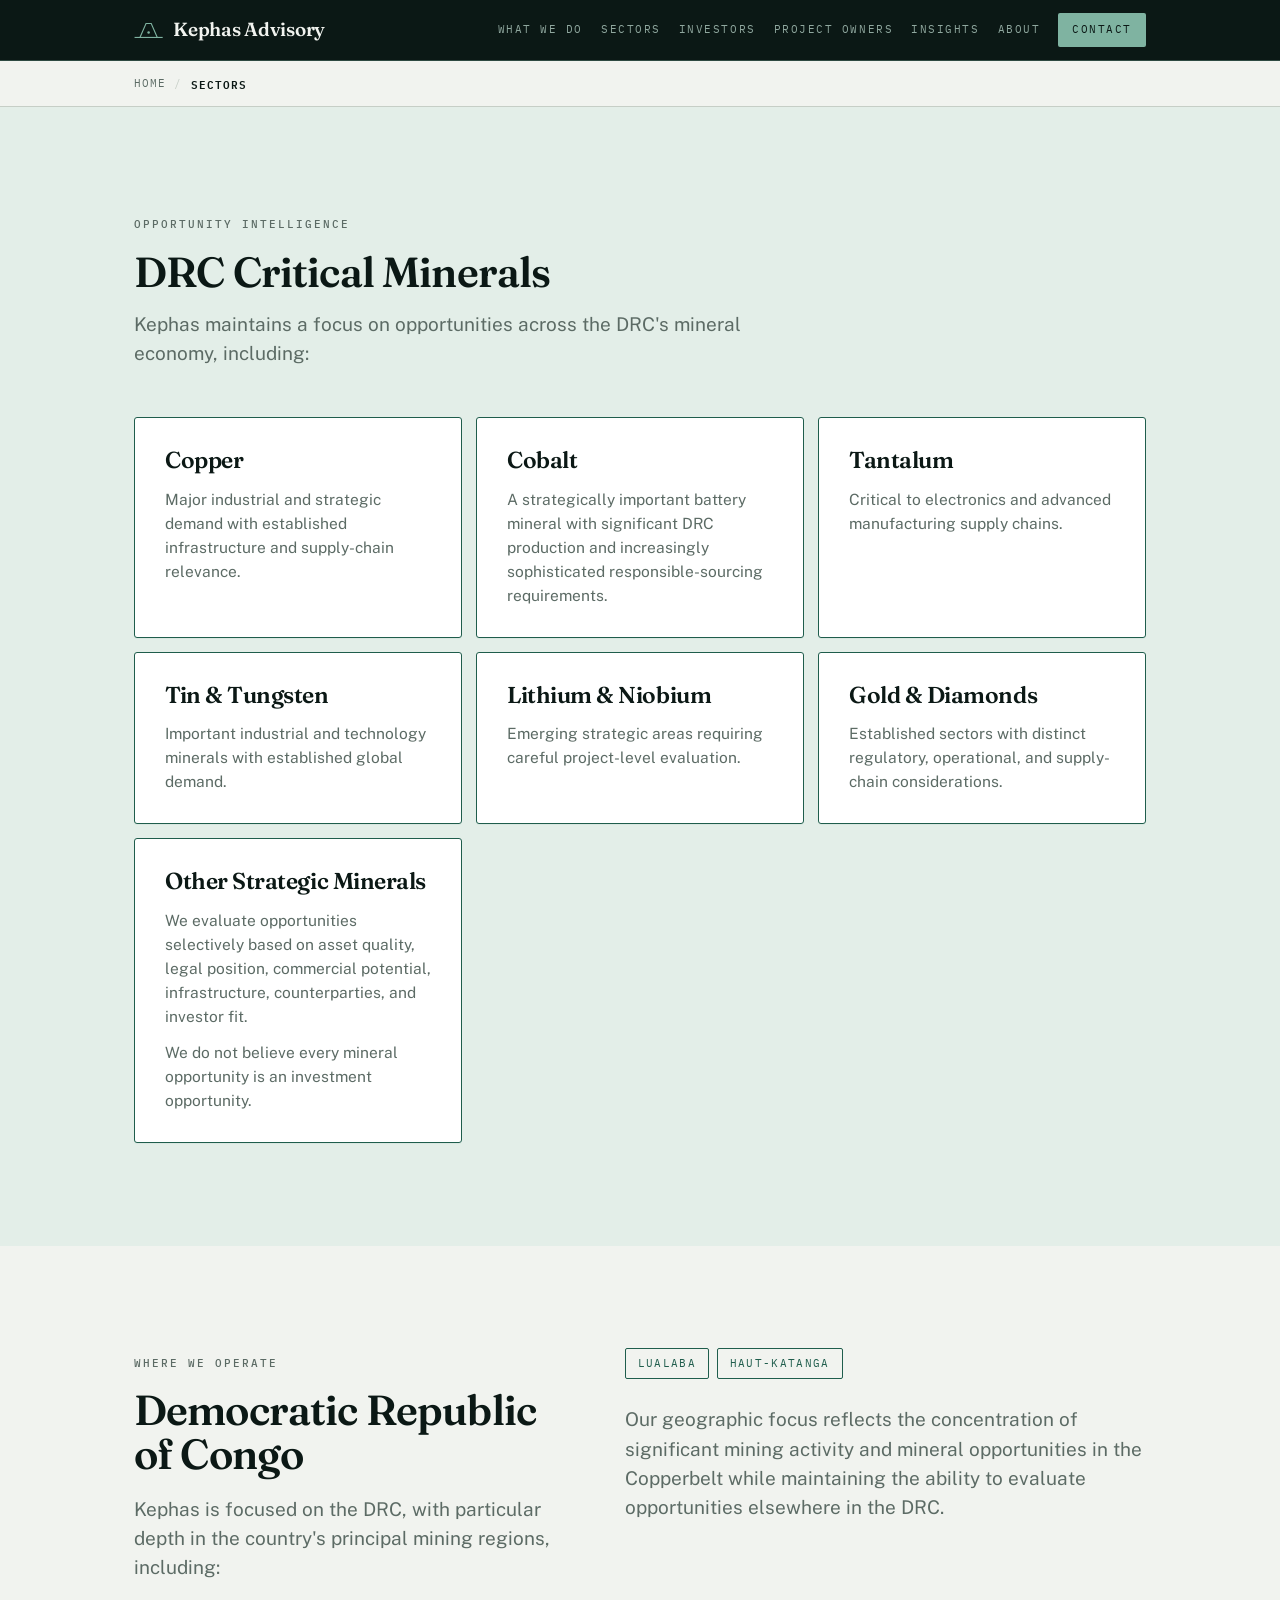
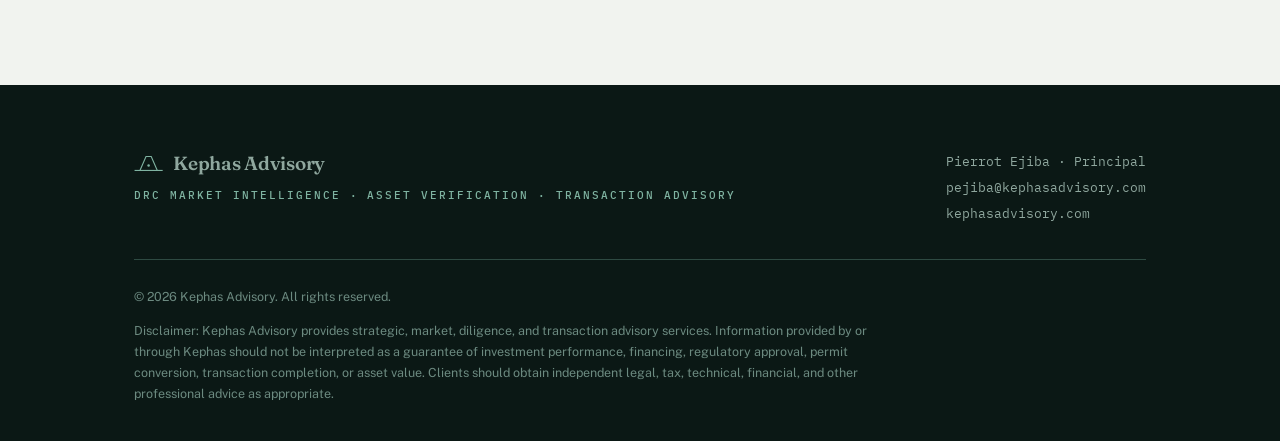
<file: sectors.html>
<!DOCTYPE html>
<html lang="en">
<head>
<meta charset="utf-8">
<meta name="viewport" content="width=device-width, initial-scale=1">
<link rel="icon" href="data:image/svg+xml,%3Csvg xmlns='http://www.w3.org/2000/svg' viewBox='-8 -8 178 96'%3E%3Crect x='-8' y='-8' width='178' height='96' fill='%230B1815'/%3E%3Cpath d='M 31 80 L 66 0 L 96 0 L 131 80' fill='none' stroke='%237FB3A1' stroke-width='8'/%3E%3Cline x1='0' y1='80' x2='162' y2='80' stroke='%237FB3A1' stroke-width='8'/%3E%3Ccircle cx='81' cy='52' r='9' fill='%237FB3A1'/%3E%3C/svg%3E">
<title>DRC Critical Minerals &amp; Mining Regions | Kephas Advisory</title>
<meta name="description" content="Kephas Advisory evaluates DRC critical minerals opportunities, including copper and cobalt, with particular depth in the Lualaba and Haut-Katanga mining regions.">
<link rel="canonical" href="https://kephasadvisory.com/sectors.html">
<meta name="robots" content="index, follow">
<meta property="og:type" content="website">
<meta property="og:site_name" content="Kephas Advisory">
<meta property="og:title" content="DRC Critical Minerals &amp; Mining Regions | Kephas Advisory">
<meta property="og:description" content="Kephas Advisory evaluates DRC critical minerals opportunities, including copper and cobalt, with particular depth in the Lualaba and Haut-Katanga mining regions.">
<meta property="og:url" content="https://kephasadvisory.com/sectors.html">
<meta property="og:image" content="https://kephasadvisory.com/og-image.png">
<meta property="og:image:width" content="1200">
<meta property="og:image:height" content="630">
<meta name="twitter:card" content="summary_large_image">
<meta name="twitter:title" content="DRC Critical Minerals &amp; Mining Regions | Kephas Advisory">
<meta name="twitter:description" content="Kephas Advisory evaluates DRC critical minerals opportunities, including copper and cobalt, with particular depth in the Lualaba and Haut-Katanga mining regions.">
<meta name="twitter:image" content="https://kephasadvisory.com/og-image.png">
<link rel="preconnect" href="https://fonts.googleapis.com">
<link rel="preconnect" href="https://fonts.gstatic.com" crossorigin>
<link href="https://fonts.googleapis.com/css2?family=Fraunces:opsz,wght@9..144,400;9..144,600;9..144,700&family=Public+Sans:wght@400;500;600&family=IBM+Plex+Mono:wght@400;500;600&display=swap" rel="stylesheet">
<link rel="stylesheet" href="style.css">
<script type="application/ld+json">
{
  "@context": "https://schema.org",
  "@type": "BreadcrumbList",
  "itemListElement": [
    {
      "@type": "ListItem",
      "position": 1,
      "name": "Home",
      "item": "https://kephasadvisory.com/"
    },
    {
      "@type": "ListItem",
      "position": 2,
      "name": "Sectors",
      "item": "https://kephasadvisory.com/sectors.html"
    }
  ]
}
</script>
</head>
<body>

<a class="skip" href="#minerals">Skip to content</a>

<header class="nav">
  <div class="wrap nav-in">
    <a class="mark" href="index.html"><svg class="glyph" viewBox="-3.2 -3.2 168.4 86.4" aria-hidden="true"><path d="M 31 80 L 66 0 L 96 0 L 131 80" fill="none" stroke="currentColor" stroke-width="6.4" stroke-linejoin="miter"/><line x1="0" y1="80" x2="162" y2="80" stroke="currentColor" stroke-width="6.4"/><circle cx="81" cy="52" r="7.2" fill="currentColor"/></svg><b>Kephas Advisory</b></a>
    <nav class="nav-links" aria-label="Primary">
      <a href="index.html#work">What We Do</a>
      <a href="sectors.html">Sectors</a>
      <a href="investors.html">Investors</a>
      <a href="project-owners.html">Project Owners</a>
      <a href="insights.html">Insights</a>
      <a href="about.html">About</a>
      <a class="cta-sm" href="contact.html">Contact</a>
      <details class="nav-menu">
        <summary aria-label="Open navigation menu"><svg viewBox="0 0 24 24" fill="none" stroke="currentColor" stroke-width="2" stroke-linecap="round" aria-hidden="true"><line x1="3" y1="7" x2="21" y2="7"/><line x1="3" y1="12" x2="21" y2="12"/><line x1="3" y1="17" x2="21" y2="17"/></svg></summary>
        <div class="nav-panel">
          <a href="index.html">Home</a>
          <a href="index.html#work">What We Do</a>
          <a href="sectors.html">Sectors</a>
          <a href="investors.html">Investors</a>
          <a href="project-owners.html">Project Owners</a>
          <a href="insights.html">Insights</a>
          <a href="about.html">About</a>
          <a href="contact.html">Contact</a>
        </div>
      </details>
    </nav>
  </div>
</header>

<nav class="breadcrumb" aria-label="Breadcrumb">
  <div class="wrap">
    <ol>
      <li><a href="index.html">Home</a></li>
      <li aria-current="page">Sectors</li>
    </ol>
  </div>
</nav>

<!-- OPPORTUNITY INTELLIGENCE -->
<section class="mint" id="minerals">
  <div class="wrap">
    <div class="sec-head">
      <span class="eyebrow">Opportunity Intelligence</span>
      <h1>DRC Critical Minerals</h1>
      <p class="lede">Kephas maintains a focus on opportunities across the DRC's mineral economy, including:</p>
    </div>
    <div class="decks">
      <div class="deck">
        <h3>Copper</h3>
        <p>Major industrial and strategic demand with established infrastructure and supply-chain relevance.</p>
      </div>
      <div class="deck">
        <h3>Cobalt</h3>
        <p>A strategically important battery mineral with significant DRC production and increasingly sophisticated responsible-sourcing requirements.</p>
      </div>
      <div class="deck">
        <h3>Tantalum</h3>
        <p>Critical to electronics and advanced manufacturing supply chains.</p>
      </div>
      <div class="deck">
        <h3>Tin &amp; Tungsten</h3>
        <p>Important industrial and technology minerals with established global demand.</p>
      </div>
      <div class="deck">
        <h3>Lithium &amp; Niobium</h3>
        <p>Emerging strategic areas requiring careful project-level evaluation.</p>
      </div>
      <div class="deck">
        <h3>Gold &amp; Diamonds</h3>
        <p>Established sectors with distinct regulatory, operational, and supply-chain considerations.</p>
      </div>
      <div class="deck">
        <h3>Other Strategic Minerals</h3>
        <p>We evaluate opportunities selectively based on asset quality, legal position, commercial potential, infrastructure, counterparties, and investor fit.</p>
        <p>We do not believe every mineral opportunity is an investment opportunity.</p>
      </div>
    </div>
  </div>
</section>

<!-- WHERE WE OPERATE -->
<section>
  <div class="wrap split">
    <div>
      <span class="eyebrow">Where We Operate</span>
      <h2>Democratic Republic of Congo</h2>
      <p class="lede">Kephas is focused on the DRC, with particular depth in the country's principal mining regions, including:</p>
    </div>
    <div>
      <ul style="list-style:none;display:flex;flex-wrap:wrap;padding:0;margin:0 0 18px">
        <li class="tag">Lualaba</li>
        <li class="tag">Haut-Katanga</li>
      </ul>
      <p class="lede">Our geographic focus reflects the concentration of significant mining activity and mineral opportunities in the Copperbelt while maintaining the ability to evaluate opportunities elsewhere in the DRC.</p>
    </div>
  </div>
</section>

<footer>
  <div class="wrap">
    <div class="foot-grid">
      <div>
        <a class="mark" href="index.html"><svg class="glyph" viewBox="-3.2 -3.2 168.4 86.4" aria-hidden="true"><path d="M 31 80 L 66 0 L 96 0 L 131 80" fill="none" stroke="currentColor" stroke-width="6.4" stroke-linejoin="miter"/><line x1="0" y1="80" x2="162" y2="80" stroke="currentColor" stroke-width="6.4"/><circle cx="81" cy="52" r="7.2" fill="currentColor"/></svg><b>Kephas Advisory</b></a>
        <p class="eyebrow eyebrow-l" style="margin-top:8px">DRC Market Intelligence &middot; Asset Verification &middot; Transaction Advisory</p>
      </div>
      <div class="foot-contact">
        Pierrot Ejiba · Principal<br>
        <a href="mailto:pejiba@kephasadvisory.com">pejiba@kephasadvisory.com</a><br>
        kephasadvisory.com
      </div>
    </div>
    <div class="legal">
      <p>© <span id="yr">2026</span> Kephas Advisory. All rights reserved.</p>
      <p>Disclaimer: Kephas Advisory provides strategic, market, diligence, and transaction advisory services. Information provided by or through Kephas should not be interpreted as a guarantee of investment performance, financing, regulatory approval, permit conversion, transaction completion, or asset value. Clients should obtain independent legal, tax, technical, financial, and other professional advice as appropriate.</p>
    </div>
  </div>
</footer>

<script>document.getElementById('yr').textContent=new Date().getFullYear();</script>
</body>
</html>
</file>
<file: style.css>
:root{
  --ink:#0B1815;
  --malachite:#1F5D4C;
  --malachite-deep:#12352C;
  --azurite:#1B3A6B;
  --patina:#7FB3A1;
  --paper:#F1F3EF;
  --paper-2:#E4E8E2;
  --rule:#C6CEC6;
  --rule-dark:#2E4A42;
  --flag:#A8452F;
  --muted:#5C6B65;
  --muted-dark:#8FA79E;

  --display:"Fraunces",Georgia,serif;
  --body:"Public Sans",system-ui,-apple-system,sans-serif;
  --mono:"IBM Plex Mono",ui-monospace,monospace;

  --pad:clamp(20px,5vw,72px);
}

*{box-sizing:border-box;margin:0;padding:0}
html{scroll-behavior:smooth}
body{
  background:var(--paper);
  color:var(--ink);
  font-family:var(--body);
  font-size:17px;
  line-height:1.55;
  -webkit-font-smoothing:antialiased;
}
a{color:inherit}

.wrap{max-width:1140px;margin:0 auto;padding-left:var(--pad);padding-right:var(--pad)}

.eyebrow{
  font-family:var(--mono);
  font-size:11px;
  letter-spacing:.18em;
  text-transform:uppercase;
  font-weight:500;
  color:var(--muted);
}
.eyebrow-l{color:var(--patina)}

h1,h2,h3{font-family:var(--display);font-variation-settings:"SOFT" 0,"WONK" 0;font-weight:600;letter-spacing:-.02em;line-height:1.05}
h1{font-size:clamp(38px,6.2vw,72px)}
h2{font-size:clamp(28px,3.8vw,42px)}
h3{font-size:clamp(19px,2vw,23px);line-height:1.25}

.lede{font-size:clamp(17px,1.5vw,19px);line-height:1.55;color:var(--muted)}
.lede-l{color:var(--muted-dark)}

/* campaign line — secondary line under the hero headline */
.campaign-line{
  font-family:var(--display);
  font-style:italic;
  font-weight:600;
  font-size:clamp(16px,1.6vw,19px);
  color:var(--patina);
  margin:2px 0 18px;
}

/* pull-quote — an emphasized standalone line on a light background */
.pull-quote{
  font-family:var(--display);
  font-style:italic;
  font-weight:600;
  font-size:clamp(20px,2.2vw,26px);
  line-height:1.35;
  color:var(--malachite);
  max-width:32ch;
}

/* fine print — inline compliance notes under a list or section */
.fine-print{font-size:13px;line-height:1.6;color:var(--muted);margin-top:14px}
.fine-print-l{color:var(--muted-dark)}

/* tag — small labeled pill for a region or keyword */
.tag{
  display:inline-block;font-family:var(--mono);font-size:11px;letter-spacing:.12em;
  text-transform:uppercase;color:var(--malachite);border:1px solid var(--malachite);
  border-radius:2px;padding:6px 12px;margin:0 8px 8px 0;
}

/* dotlist — unordered list, non-sequential items */
.dotlist{list-style:none}
.dotlist li{
  position:relative;padding-left:22px;margin-bottom:12px;
  font-size:16px;line-height:1.55;color:var(--muted);
}
.dotlist li::before{
  content:"";position:absolute;left:0;top:.6em;
  width:6px;height:6px;background:var(--malachite);
}
.dotlist-l li{color:var(--muted-dark)}
.dotlist-l li::before{background:var(--patina)}
.dotlist a{color:var(--malachite);font-weight:600;text-decoration:underline;text-decoration-color:var(--rule)}
.dotlist a:hover{text-decoration-color:var(--malachite)}

/* ---------- skip link ---------- */
.skip{
  position:absolute;left:-9999px;top:0;z-index:100;
  background:var(--patina);color:var(--ink);font-family:var(--mono);font-size:12px;
  padding:10px 16px;border-radius:0 0 3px 0;text-decoration:none;
}
.skip:focus{left:0}

/* ---------- nav ---------- */
header.nav{
  position:sticky;top:0;z-index:60;
  background:var(--ink);
  border-bottom:1px solid var(--rule-dark);
}
.nav-in{display:flex;align-items:center;justify-content:space-between;height:60px}
.mark{display:flex;align-items:baseline;gap:9px;color:var(--paper);text-decoration:none}
.glyph{height:15px;width:auto;color:var(--patina);align-self:center;margin-right:1px;overflow:visible}
.mark b{font-family:var(--display);font-weight:600;font-size:19px;letter-spacing:-.015em;white-space:nowrap}
.nav-links{display:flex;gap:18px;align-items:center}
.nav-links > a{
  font-family:var(--mono);font-size:11px;letter-spacing:.14em;text-transform:uppercase;
  color:var(--muted-dark);text-decoration:none;padding:6px 0;border-bottom:1px solid transparent;
}
.nav-links > a:hover{color:var(--paper);border-bottom-color:var(--patina)}
.nav-links a.cta-sm{color:var(--ink);background:var(--patina);border:0;padding:8px 14px;border-radius:2px}
.nav-links a.cta-sm:hover{background:var(--paper)}

/* mobile menu — native <details>, no JavaScript */
.nav-menu{position:relative;display:none}
.nav-menu > summary{
  list-style:none;cursor:pointer;
  display:flex;align-items:center;justify-content:center;
  width:40px;height:34px;border:1px solid var(--rule-dark);border-radius:2px;color:var(--paper);
}
.nav-menu > summary::-webkit-details-marker{display:none}
.nav-menu > summary:hover{border-color:var(--patina);color:var(--patina)}
.nav-menu > summary svg{width:18px;height:18px;display:block}
.nav-menu[open] > summary{border-color:var(--patina);color:var(--patina)}
.nav-panel{
  position:absolute;right:0;top:calc(100% + 12px);
  min-width:220px;display:flex;flex-direction:column;padding:6px;
  background:var(--ink);border:1px solid var(--rule-dark);border-radius:3px;
  box-shadow:0 14px 34px rgba(0,0,0,.45);
}
.nav-panel a{
  font-family:var(--mono);font-size:12px;letter-spacing:.12em;text-transform:uppercase;
  color:var(--muted-dark);text-decoration:none;padding:12px 12px;border-radius:2px;
}
.nav-panel a:hover{color:var(--paper);background:rgba(127,179,161,.10)}
@media(max-width:1180px){
  .nav-links > a:not(.cta-sm){display:none}
  .nav-menu{display:block}
}

/* ---------- hero ---------- */
.hero{
  background:
    radial-gradient(120% 90% at 82% 8%, rgba(27,58,107,.55) 0%, rgba(11,24,21,0) 62%),
    linear-gradient(178deg, var(--malachite-deep) 0%, var(--ink) 68%);
  color:var(--paper);
  padding:clamp(64px,10vw,120px) 0 clamp(64px,9vw,110px);
  border-bottom:1px solid var(--rule-dark);
}
.hero-grid{display:grid;grid-template-columns:1.05fr .95fr;gap:clamp(32px,5vw,72px);align-items:center}
@media(max-width:900px){.hero-grid{grid-template-columns:1fr;gap:44px}}
.hero h1{color:var(--paper);margin:20px 0 10px;max-width:17ch}
.hero h1 em{font-style:normal;color:var(--patina)}
.hero .lede{max-width:44ch}
.hero-actions{display:flex;flex-wrap:wrap;gap:12px;margin-top:34px}
.btn{
  font-family:var(--body);font-size:15px;font-weight:600;
  padding:14px 24px;border-radius:2px;text-decoration:none;display:inline-block;
  transition:background .18s ease,color .18s ease,border-color .18s ease;
}
.btn-primary{background:var(--patina);color:var(--ink);border:1px solid var(--patina)}
.btn-primary:hover{background:var(--paper);border-color:var(--paper)}
.btn-ghost{background:transparent;color:var(--paper);border:1px solid var(--rule-dark)}
.btn-ghost:hover{border-color:var(--patina);color:var(--patina)}

/* ---------- signature: the record ---------- */
.record{
  background:rgba(241,243,239,.035);
  border:1px solid var(--rule-dark);
  border-radius:3px;
  font-family:var(--mono);
  font-size:13px;
  overflow:hidden;
}
.record-head{
  display:flex;justify-content:space-between;align-items:center;gap:14px;
  padding:11px 16px;border-bottom:1px solid var(--rule-dark);
  background:rgba(0,0,0,.22);
}
.record-head .t{font-size:10px;letter-spacing:.18em;text-transform:uppercase;color:var(--muted-dark)}
.row{
  display:grid;grid-template-columns:118px 1fr;gap:14px;
  padding:11px 16px;border-bottom:1px solid rgba(46,74,66,.55);
  opacity:0;transform:translateY(5px);
  animation:in .5s cubic-bezier(.2,.7,.3,1) forwards;
}
.row:last-child{border-bottom:0}
.row .k{color:var(--muted-dark);font-size:10px;letter-spacing:.14em;text-transform:uppercase;padding-top:2px}
.row .v{color:var(--paper);word-break:break-word}
.row:nth-child(1){animation-delay:.18s}
.row:nth-child(2){animation-delay:.32s}
.row:nth-child(3){animation-delay:.46s}
.row:nth-child(4){animation-delay:.60s}
.row:nth-child(5){animation-delay:.74s}
@keyframes in{to{opacity:1;transform:none}}

.tok{
  display:inline-block;font-family:var(--mono);font-size:10px;font-weight:600;
  letter-spacing:.14em;text-transform:uppercase;padding:3px 8px;border-radius:2px;border:1px solid;
}
.tok-ok{color:var(--patina);border-color:rgba(127,179,161,.5);background:rgba(127,179,161,.09)}
.tok-flag{color:#E8907B;border-color:rgba(168,69,47,.6);background:rgba(168,69,47,.14)}
.tok-open{color:var(--muted-dark);border-color:var(--rule-dark)}

/* ---------- sections ---------- */
section{padding:clamp(60px,8vw,104px) 0}
.sec-head{max-width:62ch;margin-bottom:clamp(32px,4vw,48px)}
.sec-head h1,.sec-head h2{margin:14px 0 16px}
.sec-head h1{font-size:clamp(28px,3.8vw,42px)}

.paper-2{background:var(--paper-2)}
.mint{background:#E3EEE8}

/* panel — a bordered, tinted box framing a block of content */
.panel{
  background:#E3EEE8;
  border:1.5px solid var(--malachite);
  border-radius:6px;
  padding:clamp(28px,4vw,48px);
}

/* two-column text/list layout */
.split{display:grid;grid-template-columns:.9fr 1.1fr;gap:clamp(28px,5vw,64px);align-items:start}
@media(max-width:860px){.split{grid-template-columns:1fr}}
.split h1,.split h2{margin:14px 0 18px}
.split h1{font-size:clamp(28px,3.8vw,42px)}
.split .lede + .lede{margin-top:16px}
.plain{list-style:none;border-top:1px solid var(--rule)}
.plain li{border-bottom:1px solid var(--rule);padding:16px 0;display:grid;grid-template-columns:26px 1fr;gap:12px;font-size:16px;line-height:1.5}
.plain .m{font-family:var(--mono);font-size:12px;font-weight:600;color:var(--malachite);padding-top:3px}
.plain b{font-weight:600}

/* pillar / deliverable cards */
.decks{display:grid;grid-template-columns:repeat(3,1fr);gap:14px}
.decks.cols-2{grid-template-columns:repeat(2,1fr)}
@media(max-width:900px){.decks,.decks.cols-2{grid-template-columns:1fr}}
.deck{
  background:#fff;border:1.5px solid var(--malachite);border-radius:3px;
  padding:clamp(22px,2.6vw,30px);
  display:flex;flex-direction:column;gap:12px;
  box-shadow:0 1px 0 rgba(31,93,76,.05);
  transition:border-color .2s ease,transform .2s ease,box-shadow .2s ease;
}
.deck:hover{border-color:var(--malachite-deep);transform:translateY(-2px);box-shadow:0 10px 24px rgba(18,53,44,.14)}
.deck .tier{font-family:var(--mono);font-size:10px;letter-spacing:.16em;text-transform:uppercase;color:var(--muted)}
.deck h3{margin-top:-2px}
.deck p{font-size:15.5px;color:var(--muted);line-height:1.55}
.deck ul{list-style:none;margin:0}
.deck ul li{position:relative;padding-left:18px;margin-bottom:7px;font-size:14.5px;color:var(--muted);line-height:1.5}
.deck ul li::before{content:"";position:absolute;left:0;top:.6em;width:5px;height:5px;background:var(--malachite)}

/* how we work strip */
.strip{background:var(--ink);color:var(--paper)}
.strip h2{color:var(--paper)}
.strip .lede{color:var(--muted-dark)}
.threes{display:grid;grid-template-columns:repeat(3,1fr);gap:clamp(20px,3vw,40px);margin-top:clamp(28px,4vw,44px)}
@media(max-width:860px){.threes{grid-template-columns:1fr}}
.three{border-top:2px solid var(--rule-dark);padding-top:18px}
.three .m{font-family:var(--mono);font-size:12px;font-weight:600;color:var(--patina);display:block;margin-bottom:6px}
.three h3{color:var(--paper);margin-bottom:10px}
.three p{font-size:15.5px;color:var(--muted-dark);line-height:1.55}

/* topic index — light-background sibling of .three, for editorial/catalog lists */
.topics{display:grid;grid-template-columns:repeat(3,1fr);gap:clamp(24px,3vw,40px);margin-top:clamp(28px,4vw,44px)}
@media(max-width:860px){.topics{grid-template-columns:1fr}}
.topic{border-top:2px solid var(--malachite);padding-top:18px}
.topic h3{margin-bottom:8px}
.topic p{font-size:15.5px;color:var(--muted);line-height:1.55}

/* cta / closing band */
.cta-band{background:var(--malachite-deep);color:var(--paper)}
.cta-band h2{color:var(--paper);max-width:20ch;margin:14px 0 18px}
.cta-band p{color:var(--muted-dark);max-width:52ch;font-size:17px}

/* breadcrumbs */
.breadcrumb{background:var(--paper);border-bottom:1px solid var(--rule);padding:14px 0}
.breadcrumb ol{list-style:none;display:flex;flex-wrap:wrap}
.breadcrumb li{
  display:flex;align-items:center;
  font-family:var(--mono);font-size:11px;letter-spacing:.1em;text-transform:uppercase;
  color:var(--muted);
}
.breadcrumb li:not(:last-child)::after{content:"/";color:var(--rule);margin:0 8px}
.breadcrumb a{color:var(--muted);text-decoration:none}
.breadcrumb a:hover{color:var(--malachite)}
.breadcrumb li[aria-current="page"]{color:var(--ink);font-weight:600}

/* footer */
footer{background:var(--ink);color:var(--muted-dark);padding:clamp(44px,6vw,64px) 0 36px;font-size:14px}
.foot-grid{display:flex;justify-content:space-between;gap:clamp(24px,4vw,48px);flex-wrap:wrap;padding-bottom:32px;border-bottom:1px solid var(--rule-dark)}
.foot-grid a{color:var(--muted-dark);text-decoration:none}
.foot-grid a:hover{color:var(--paper)}
.foot-contact{font-family:var(--mono);font-size:13px;line-height:2}
.legal{padding-top:26px;font-size:12.5px;line-height:1.7;color:#6C8A80;max-width:96ch}
.legal p+p{margin-top:12px}
.legal mark{background:rgba(168,69,47,.18);color:#E8907B;padding:1px 4px;border-radius:2px}

:focus-visible{outline:2px solid var(--patina);outline-offset:3px}
@media(prefers-reduced-motion:reduce){
  *{animation:none!important;transition:none!important}
  .row{opacity:1;transform:none}
  html{scroll-behavior:auto}
}
</file>
